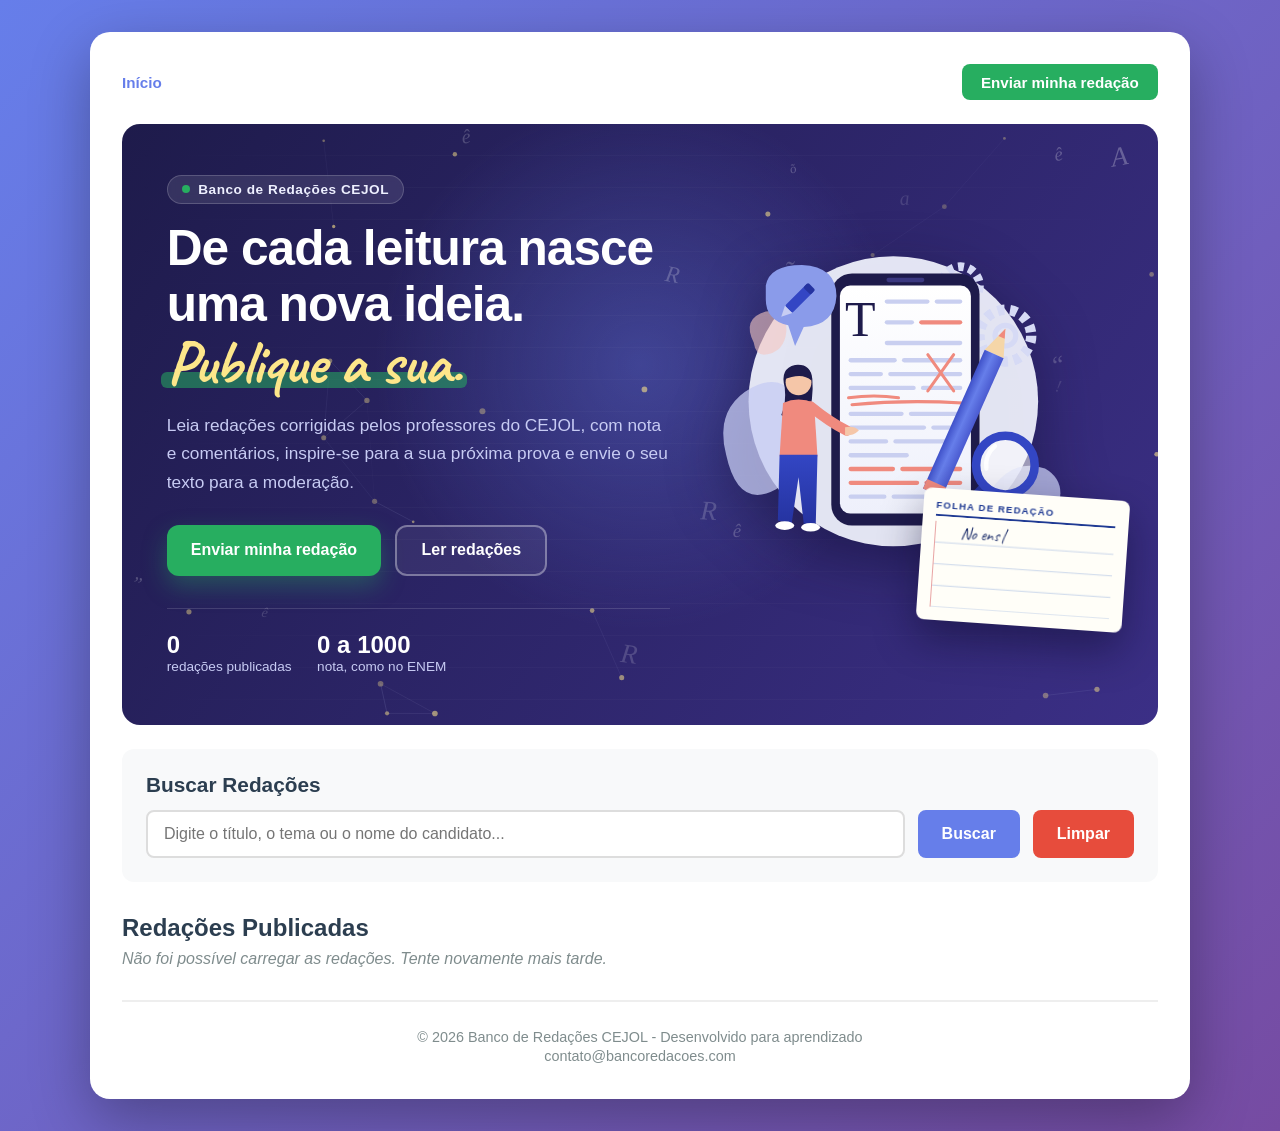
<file: index.html>
<!DOCTYPE html>
<html lang="pt-BR">
<head>
    <meta charset="UTF-8">
    <meta name="viewport" content="width=device-width, initial-scale=1.0">
    <title>Banco de Redações CEJOL</title>
    <link rel="stylesheet" href="style.css">
    <!-- Hero Section (Aula 21): a fonte manuscrita e o estilo, só nesta página -->
    <link rel="preconnect" href="https://fonts.googleapis.com">
    <link rel="preconnect" href="https://fonts.gstatic.com" crossorigin>
    <link rel="stylesheet" href="https://fonts.googleapis.com/css2?family=Caveat:wght@500;700&display=swap">
    <link rel="stylesheet" href="hero.css">
</head>
<body>
    <div class="container">

        <!-- ===== NAVEGAÇÃO ===== -->
        <nav class="topo-nav">
            <a href="index.html">Início</a>
            <a href="enviar.html" class="btn-enviar">Enviar minha redação</a>
        </nav>

        <!-- ===== HERO: a seção de destaque (estilo no hero.css, efeitos no hero.js) ===== -->
        <section class="hero" aria-labelledby="hero-titulo">
            <canvas class="hero-fundo" aria-hidden="true"></canvas>

            <div class="hero-conteudo">
                <p class="hero-selo hero-entrada">Banco de Redações CEJOL</p>
                <h1 id="hero-titulo" class="hero-titulo hero-entrada hero-atraso-1">
                    De cada leitura nasce uma nova ideia. <span class="hero-destaque">Publique a sua.</span>
                </h1>
                <p class="hero-texto hero-entrada hero-atraso-2">
                    Leia redações corrigidas pelos professores do CEJOL, com nota e comentários,
                    inspire-se para a sua próxima prova e envie o seu texto para a moderação.
                </p>
                <div class="hero-acoes hero-entrada hero-atraso-3">
                    <a href="enviar.html" class="hero-cta hero-cta-principal">Enviar minha redação</a>
                    <a href="#listagem" class="hero-cta hero-cta-secundario">Ler redações</a>
                </div>
                <ul class="hero-numeros hero-entrada hero-atraso-4">
                    <li><strong data-hero-total>2</strong> redações publicadas</li>
                    <li><strong>0 a 1000</strong> nota, como no ENEM</li>
                </ul>
            </div>

            <div class="hero-visual hero-entrada hero-atraso-2">
                <img class="hero-imagem" src="img/hero-escrita.svg" alt="Ilustração de livros, um caderno aberto e um lápis escrevendo" width="420" height="380">
                <div class="hero-folha" aria-hidden="true">
                    <p class="hero-folha-topo">FOLHA DE REDAÇÃO</p>
                    <p class="hero-folha-texto">No ensaio “O direito à literatura”, Antonio Candido defende o acesso à leitura como parte da formação humana.</p>
                    <p class="hero-carimbo"><span>Nota</span><strong>960</strong></p>
                </div>
            </div>
        </section>

        <!-- ===== ESTATÍSTICAS (preenchida pelo publico.js) ===== -->
        <section id="estatisticas">
            <span><strong id="total-publicadas">2</strong> redações publicadas</span>
        </section>

        <!-- ===== CONTEÚDO PRINCIPAL ===== -->
        <main>

            <!-- Busca -->
            <section id="busca">
                <h2>Buscar Redações</h2>
                <form id="form-busca">
                    <input type="text" id="termo-busca" placeholder="Digite o título, o tema ou o nome do candidato...">
                    <button type="submit">Buscar</button>
                    <button type="button" id="limpar-busca">Limpar</button>
                </form>
            </section>

            <!-- Listagem: cards de EXEMPLO (o publico.js troca pelos dados da API) -->
            <section id="listagem">
                <h2>Redações Publicadas</h2>
                <div id="lista-redacoes">
                    <article class="redacao">
                        <h3>Modelo dissertativo-argumentativo</h3>
                        <p>Título: Modelo dissertativo-argumentativo</p>
                        <p>Candidato: Anônimo</p>
                        <p>Nota: <span class="nota nota-alta">640</span></p>
                        <div class="botoes-redacao">
                            <a href="redacao.html?id=1" class="ler">Ler redação</a>
                        </div>
                    </article>

                    <article class="redacao">
                        <h3>Desafios para democratizar o acesso à leitura no Brasil</h3>
                        <p>Título: Desafios para democratizar o acesso à leitura no Brasil</p>
                        <p>Candidato: João Souza</p>
                        <p>Nota: <span class="nota nota-alta">960</span></p>
                        <div class="botoes-redacao">
                            <a href="redacao.html?id=2" class="ler">Ler redação</a>
                        </div>
                    </article>
                </div>
            </section>

        </main>

        <!-- ===== RODAPÉ ===== -->
        <footer>
            <p>© 2026 Banco de Redações CEJOL - Desenvolvido para aprendizado</p>
            <p>contato@bancoredacoes.com</p>
        </footer>

    </div>

    <script src="publico.js"></script>
    <script src="hero.js"></script>
</body>
</html>
</file>
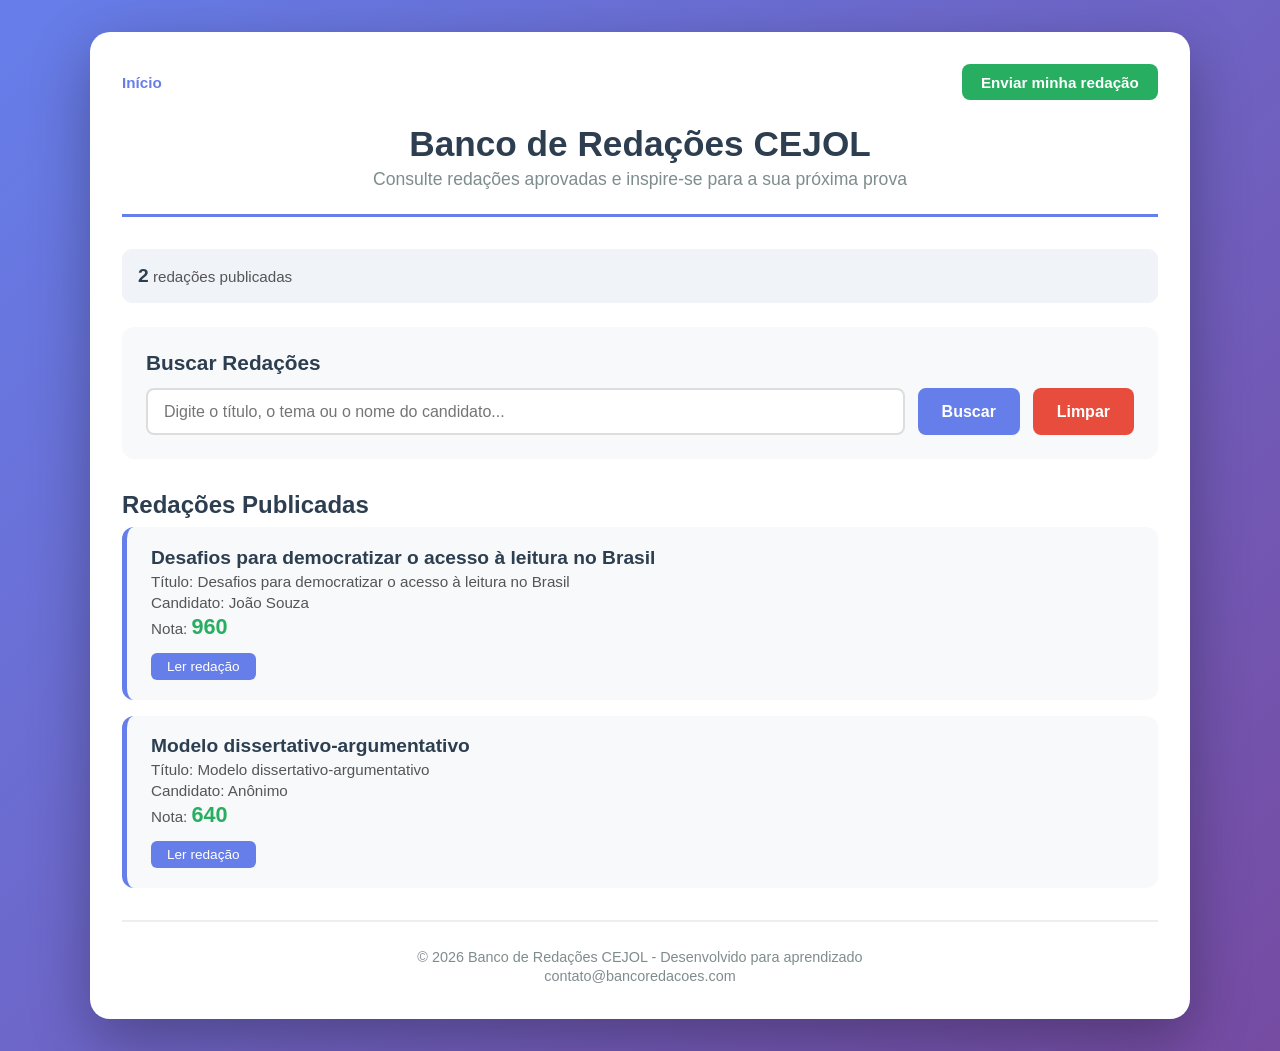
<file: versao-local/index.html>
<!DOCTYPE html>
<html lang="pt-BR">
<head>
    <meta charset="UTF-8">
    <meta name="viewport" content="width=device-width, initial-scale=1.0">
    <title>Banco de Redações CEJOL</title>
    <link rel="stylesheet" href="style.css">
</head>
<body>
    <div class="container">

        <!-- ===== NAVEGAÇÃO ===== -->
        <nav class="topo-nav">
            <a href="index.html">Início</a>
            <a href="enviar.html" class="btn-enviar">Enviar minha redação</a>
        </nav>

        <!-- ===== CABEÇALHO ===== -->
        <header>
            <h1>Banco de Redações CEJOL</h1>
            <p>Consulte redações aprovadas e inspire-se para a sua próxima prova</p>
        </header>

        <!-- ===== ESTATÍSTICAS (preenchida pelo publico.js) ===== -->
        <section id="estatisticas">
            <span><strong id="total-publicadas">2</strong> redações publicadas</span>
        </section>

        <!-- ===== CONTEÚDO PRINCIPAL ===== -->
        <main>

            <!-- Busca -->
            <section id="busca">
                <h2>Buscar Redações</h2>
                <form id="form-busca">
                    <input type="text" id="termo-busca" placeholder="Digite o título, o tema ou o nome do candidato...">
                    <button type="submit">Buscar</button>
                    <button type="button" id="limpar-busca">Limpar</button>
                </form>
            </section>

            <!-- Listagem: cards de EXEMPLO (o publico.js troca pelos dados da API) -->
            <section id="listagem">
                <h2>Redações Publicadas</h2>
                <div id="lista-redacoes">
                    <article class="redacao">
                        <h3>Modelo dissertativo-argumentativo</h3>
                        <p>Título: Modelo dissertativo-argumentativo</p>
                        <p>Candidato: Anônimo</p>
                        <p>Nota: <span class="nota nota-alta">640</span></p>
                        <div class="botoes-redacao">
                            <a href="redacao.html?id=1" class="ler">Ler redação</a>
                        </div>
                    </article>

                    <article class="redacao">
                        <h3>Desafios para democratizar o acesso à leitura no Brasil</h3>
                        <p>Título: Desafios para democratizar o acesso à leitura no Brasil</p>
                        <p>Candidato: João Souza</p>
                        <p>Nota: <span class="nota nota-alta">960</span></p>
                        <div class="botoes-redacao">
                            <a href="redacao.html?id=2" class="ler">Ler redação</a>
                        </div>
                    </article>
                </div>
            </section>

        </main>

        <!-- ===== RODAPÉ ===== -->
        <footer>
            <p>© 2026 Banco de Redações CEJOL - Desenvolvido para aprendizado</p>
            <p>contato@bancoredacoes.com</p>
        </footer>

    </div>

    <script src="dados.js"></script>
    <script src="publico.js"></script>
</body>
</html>
</file>
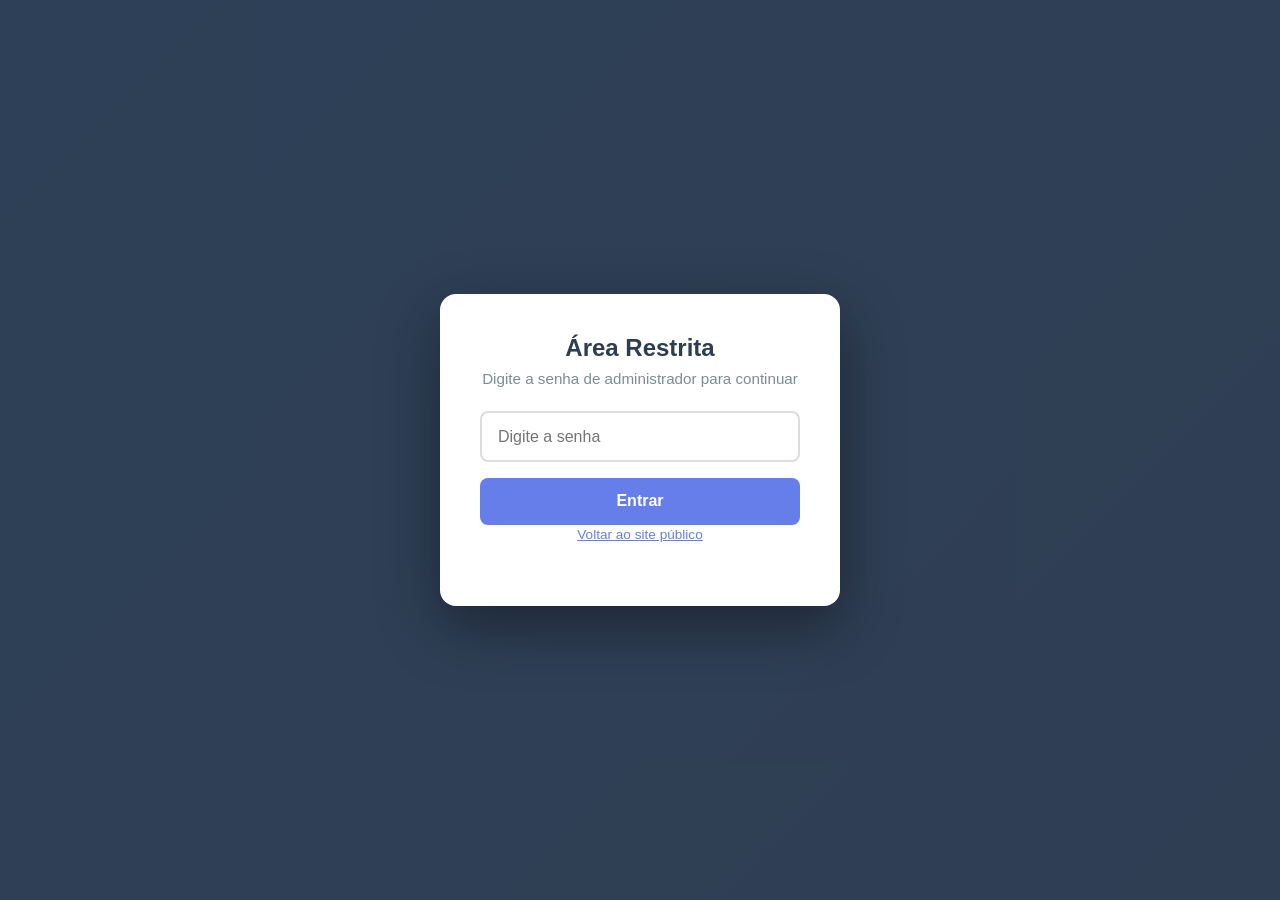
<file: admin.html>
<!DOCTYPE html>
<html lang="pt-BR">
<head>
    <meta charset="UTF-8">
    <meta name="viewport" content="width=device-width, initial-scale=1.0">
    <title>Painel do Administrador - Banco de Redações CEJOL</title>
    <link rel="stylesheet" href="style.css">
</head>
<body>

    <!-- ============================================ -->
    <!-- CAMADA 1: TELA DE LOGIN (aparece primeiro)   -->
    <!-- ============================================ -->
    <div id="login-overlay">
        <div class="login-box">
            <h2>Área Restrita</h2>
            <p>Digite a senha de administrador para continuar</p>
            <form id="form-login">
                <input type="password" id="senha-admin" placeholder="Digite a senha" autocomplete="current-password">
                <button type="submit">Entrar</button>
            </form>
            <p id="login-erro" class="login-erro oculto">Senha incorreta. Tente novamente.</p>
            <p><a href="index.html" class="link-voltar-publico">Voltar ao site público</a></p>
        </div>
    </div>

    <!-- ============================================ -->
    <!-- CAMADA 2: PAINEL (começa oculto)             -->
    <!-- ============================================ -->
    <div id="painel-admin" class="container oculto">

        <!-- ===== NAVEGAÇÃO ===== -->
        <nav class="topo-nav">
            <a href="index.html">Ir para o site público</a>
            <a href="#" id="btn-sair" class="link-sair">Sair</a>
        </nav>

        <!-- ===== CABEÇALHO ===== -->
        <header>
            <h1>Painel do Administrador</h1>
            <p>Modere, edite e comente as redações enviadas</p>
        </header>

        <!-- ===== ESTATÍSTICAS (preenchidas pelo admin.js) ===== -->
        <section id="estatisticas">
            <span>Total: <strong id="total-redacoes">3</strong></span>
            <span>Aprovadas: <strong id="total-aprovadas">1</strong></span>
            <span>Aguardando aprovação: <strong id="total-aguardando">1</strong></span>
            <span>Recusadas: <strong id="total-recusadas">1</strong></span>
        </section>

        <!-- ===== MENSAGENS (texto inserido pelo admin.js) ===== -->
        <div id="mensagem-sucesso" class="mensagem-sucesso mensagem-flutuante oculto"></div>
        <div id="mensagem-erro" class="mensagem-erro mensagem-flutuante oculto"></div>

        <!-- ===== MODERAÇÃO ===== -->
        <section id="moderacao">
            <h2>⏳ Aguardando Aprovação</h2>
            <p class="texto-ajuda">Revise as redações enviadas pelos candidatos e aprove ou recuse.</p>
            <!-- Card de EXEMPLO (o admin.js troca pelas redações "aguardando" da API) -->
            <div id="lista-moderacao">
                <article class="redacao">
                    <h3>Democratização do acesso à cultura</h3>
                    <p>Título: Cultura para quem?</p>
                    <p>Candidato: Ana Costa</p>
                    <p>Matrícula: 2023-089</p>
                    <p>Nota: ainda não avaliada</p>
                    <p>Status: <span class="status-aguardando">Aguardando aprovação</span></p>
                    <div class="botoes-redacao">
                        <a href="moderar.html?id=3" class="ler">Ler e moderar</a>
                        <button type="button" class="aprovar">Aprovar</button>
                        <button type="button" class="recusar">Recusar</button>
                    </div>
                </article>
            </div>
        </section>

        <!-- ===== TODAS AS REDAÇÕES ===== -->
        <section id="listagem">
            <h2>Todas as Redações</h2>
            <!-- Cards de EXEMPLO (o admin.js troca por todas as redações da API) -->
            <div id="lista-redacoes">
                <article class="redacao">
                    <h3>Modelo dissertativo-argumentativo</h3>
                    <p>Título: Modelo dissertativo-argumentativo</p>
                    <p>Candidato: Maria Silva</p>
                    <p>Matrícula: 2023-001</p>
                    <p>Nota: 640</p>
                    <p>Status: <span class="status-aprovada">Aprovada</span></p>
                    <div class="botoes-redacao">
                        <a href="moderar.html?id=1" class="ler">Ler</a>
                        <button type="button" class="editar">Editar</button>
                        <button type="button" class="comentar">Comentar</button>
                        <button type="button" class="excluir">Excluir</button>
                    </div>
                </article>

                <article class="redacao">
                    <h3>Democratização do acesso à cultura</h3>
                    <p>Título: Cultura para quem?</p>
                    <p>Candidato: Ana Costa</p>
                    <p>Matrícula: 2023-089</p>
                    <p>Nota: ainda não avaliada</p>
                    <p>Status: <span class="status-aguardando">Aguardando aprovação</span></p>
                    <div class="botoes-redacao">
                        <a href="moderar.html?id=3" class="ler">Ler</a>
                        <button type="button" class="editar">Editar</button>
                        <button type="button" class="comentar">Comentar</button>
                        <button type="button" class="excluir">Excluir</button>
                    </div>
                </article>

                <article class="redacao">
                    <h3>Mobilidade urbana nas grandes cidades</h3>
                    <p>Título: O trânsito que nos paralisa</p>
                    <p>Candidato: Pedro Lima</p>
                    <p>Matrícula: 2023-150</p>
                    <p>Nota: 480</p>
                    <p>Status: <span class="status-recusada">Recusada</span></p>
                    <div class="botoes-redacao">
                        <a href="moderar.html?id=4" class="ler">Ler</a>
                        <button type="button" class="editar">Editar</button>
                        <button type="button" class="comentar">Comentar</button>
                        <button type="button" class="excluir">Excluir</button>
                    </div>
                </article>
            </div>
        </section>

        <!-- ===== ADICIONAR ===== -->
        <section id="adicionar" class="caixa-formulario">
            <h2>Adicionar Redação Manualmente</h2>
            <form id="form-adicionar">
                <div class="campo">
                    <label for="tema">Tema da Redação *</label>
                    <input type="text" id="tema" placeholder="Digite o tema" required>
                </div>

                <div class="campo">
                    <label for="candidato">Candidato *</label>
                    <input type="text" id="candidato" placeholder="Digite o nome do candidato" required>
                </div>

                <div class="campo">
                    <label for="matricula">Matrícula</label>
                    <input type="text" id="matricula" placeholder="Ex: 2024-12345">
                </div>

                <div class="campo">
                    <label for="status">Status *</label>
                    <select id="status" required>
                        <option value="aguardando">Aguardando aprovação</option>
                        <option value="aprovada">Aprovada</option>
                        <option value="recusada">Recusada</option>
                    </select>
                </div>

                <div class="campo">
                    <label for="nota">Nota (0 a 1000)</label>
                    <input type="number" id="nota" min="0" max="1000" step="1" placeholder="Vazia até a correção">
                </div>

                <div class="campo">
                    <label for="titulo">Título da Redação (opcional)</label>
                    <input type="text" id="titulo" placeholder="Cole ou digite aqui o título da sua redação...">
                </div>

                <div class="campo">
                    <label for="texto">Texto da Redação *</label>
                    <textarea id="texto" placeholder="Digite o texto completo da redação..." required></textarea>
                </div>

                <button type="submit">Salvar Redação</button>
                <button type="reset">Limpar Campos</button>
            </form>
        </section>

        <!-- ===== EDITAR (aparece ao clicar em "Editar") ===== -->
        <section id="editar" class="caixa-formulario oculto">
            <h2>Editar Redação</h2>
            <form id="form-editar">
                <input type="hidden" id="editar-id">

                <div class="campo">
                    <label for="editar-tema">Tema</label>
                    <input type="text" id="editar-tema">
                </div>

                <div class="campo">
                    <label for="editar-candidato">Candidato</label>
                    <input type="text" id="editar-candidato">
                </div>

                <div class="campo">
                    <label for="editar-matricula">Matrícula</label>
                    <input type="text" id="editar-matricula">
                </div>

                <div class="campo">
                    <label for="editar-status">Status</label>
                    <select id="editar-status">
                        <option value="aguardando">Aguardando aprovação</option>
                        <option value="aprovada">Aprovada</option>
                        <option value="recusada">Recusada</option>
                    </select>
                </div>

                <div class="campo">
                    <label for="editar-nota">Nota (0 a 1000)</label>
                    <input type="number" id="editar-nota" min="0" max="1000" step="1" placeholder="Vazia até a correção">
                </div>

                <div class="campo">
                    <label for="editar-titulo">Título da Redação (opcional)</label>
                    <input type="text" id="editar-titulo">
                </div>

                <div class="campo">
                    <label for="editar-texto">Texto da Redação</label>
                    <textarea id="editar-texto"></textarea>
                </div>

                <div class="campo">
                    <label for="editar-comentario-autor">Professor revisor</label>
                    <input type="text" id="editar-comentario-autor" placeholder="Ex: Prof. Carlos (só se for comentar)">
                </div>

                <div class="campo">
                    <label for="editar-comentario-texto">Novo comentário (opcional)</label>
                    <textarea id="editar-comentario-texto" placeholder="Escreva seu comentário sobre a redação..."></textarea>
                </div>

                <button type="submit">Atualizar Redação</button>
                <button type="button" id="cancelar-edicao">Cancelar</button>
            </form>
        </section>

        <!-- ===== RODAPÉ DO PAINEL ===== -->
        <footer>
            <p>© 2026 Banco de Redações CEJOL - Painel Administrativo</p>
            <p>contato@bancoredacoes.com</p>
        </footer>

    </div>

    <!-- ============================================ -->
    <!-- CAMADA 3: MODAL DE COMENTÁRIO (fora do painel) -->
    <!-- ============================================ -->
    <div id="modal-comentario" class="oculto">
        <div class="login-box">
            <h2>Adicionar Comentário</h2>
            <p>Comentário para: <strong id="comentario-redacao-titulo">Cultura para quem?</strong></p>
            <form id="form-comentario">
                <input type="hidden" id="comentario-redacao-id">

                <div class="campo">
                    <label for="comentario-autor">Seu nome (professor revisor) *</label>
                    <input type="text" id="comentario-autor" placeholder="Ex: Prof. Carlos" required>
                </div>

                <div class="campo">
                    <label for="comentario-texto">Comentário *</label>
                    <textarea id="comentario-texto" placeholder="Escreva seu comentário sobre a redação..." required></textarea>
                </div>

                <button type="submit">Salvar Comentário</button>
                <button type="button" id="cancelar-comentario">Cancelar</button>
            </form>
        </div>
    </div>

    <script src="admin.js"></script>
</body>
</html>
</file>
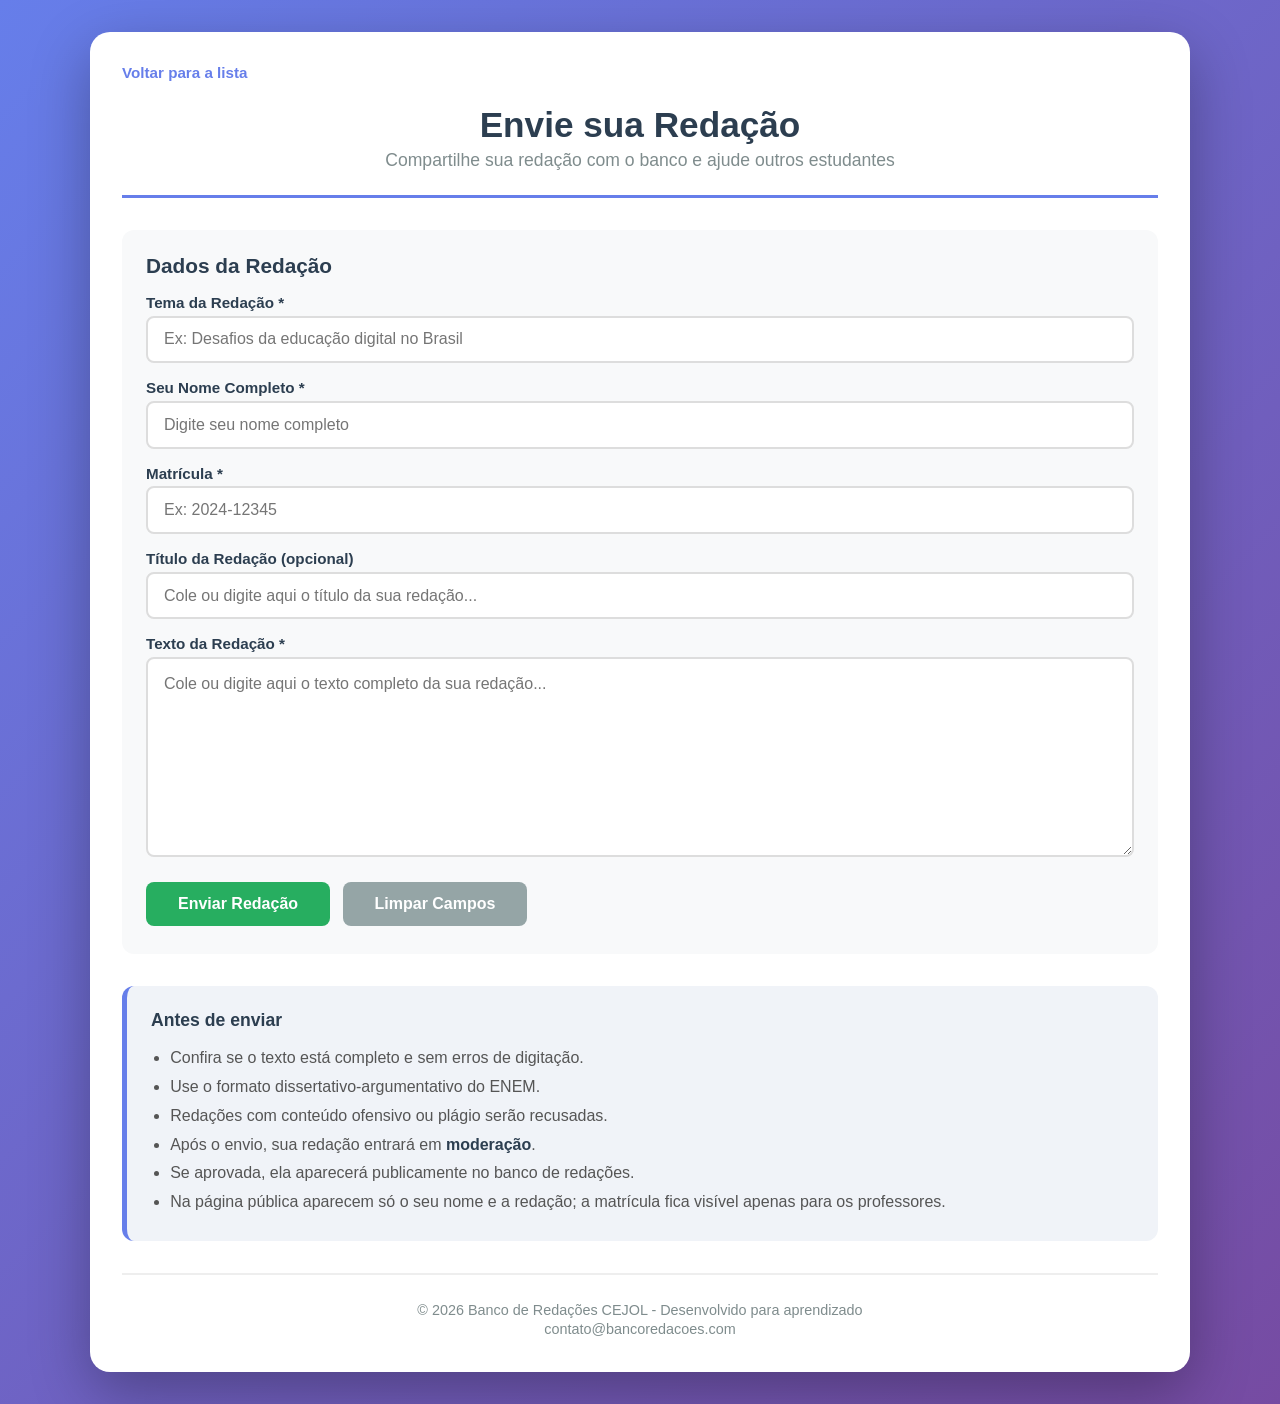
<file: enviar.html>
<!DOCTYPE html>
<html lang="pt-BR">
<head>
    <meta charset="UTF-8">
    <meta name="viewport" content="width=device-width, initial-scale=1.0">
    <title>Enviar Redação - Banco de Redações CEJOL</title>
    <link rel="stylesheet" href="style.css">
</head>
<body>
    <div class="container">

        <!-- ===== NAVEGAÇÃO ===== -->
        <nav class="topo-nav">
            <a href="index.html">Voltar para a lista</a>
        </nav>

        <!-- ===== CABEÇALHO ===== -->
        <header>
            <h1>Envie sua Redação</h1>
            <p>Compartilhe sua redação com o banco e ajude outros estudantes</p>
        </header>

        <!-- ===== MENSAGENS (o enviar.js remove a classe oculto da mensagem certa) ===== -->
        <div id="mensagem-sucesso" class="mensagem-sucesso oculto">
            Sua redação foi enviada com sucesso! Ela passará por avaliação e, se aprovada, será publicada no banco de redações.
        </div>
        <div id="mensagem-erro" class="mensagem-erro oculto">
            Não foi possível enviar sua redação. Verifique os campos e tente novamente.
        </div>

        <!-- ===== FORMULÁRIO ===== -->
        <section id="form-enviar" class="caixa-formulario">
            <h2>Dados da Redação</h2>
            <form id="formulario-envio">
                <div class="campo">
                    <label for="tema">Tema da Redação *</label>
                    <input type="text" id="tema" placeholder="Ex: Desafios da educação digital no Brasil" required>
                </div>

                <div class="campo">
                    <label for="candidato">Seu Nome Completo *</label>
                    <input type="text" id="candidato" placeholder="Digite seu nome completo" required>
                </div>

                <div class="campo">
                    <label for="matricula">Matrícula *</label>
                    <input type="text" id="matricula" placeholder="Ex: 2024-12345" required>
                </div>

                <div class="campo">
                    <label for="titulo">Título da Redação (opcional)</label>
                    <input type="text" id="titulo" placeholder="Cole ou digite aqui o título da sua redação...">
                </div>

                <div class="campo">
                    <label for="texto">Texto da Redação *</label>
                    <textarea id="texto" placeholder="Cole ou digite aqui o texto completo da sua redação..." required></textarea>
                </div>

                <button type="submit">Enviar Redação</button>
                <button type="reset">Limpar Campos</button>
            </form>
        </section>

        <!-- ===== ORIENTAÇÕES ===== -->
        <section id="orientacoes">
            <h3>Antes de enviar</h3>
            <ul>
                <li>Confira se o texto está completo e sem erros de digitação.</li>
                <li>Use o formato dissertativo-argumentativo do ENEM.</li>
                <li>Redações com conteúdo ofensivo ou plágio serão recusadas.</li>
                <li>Após o envio, sua redação entrará em <strong>moderação</strong>.</li>
                <li>Se aprovada, ela aparecerá publicamente no banco de redações.</li>
                <li>Na página pública aparecem só o seu nome e a redação; a matrícula fica visível apenas para os professores.</li>
            </ul>
        </section>

        <!-- ===== RODAPÉ ===== -->
        <footer>
            <p>© 2026 Banco de Redações CEJOL - Desenvolvido para aprendizado</p>
            <p>contato@bancoredacoes.com</p>
        </footer>

    </div>

    <script src="enviar.js"></script>
</body>
</html>
</file>
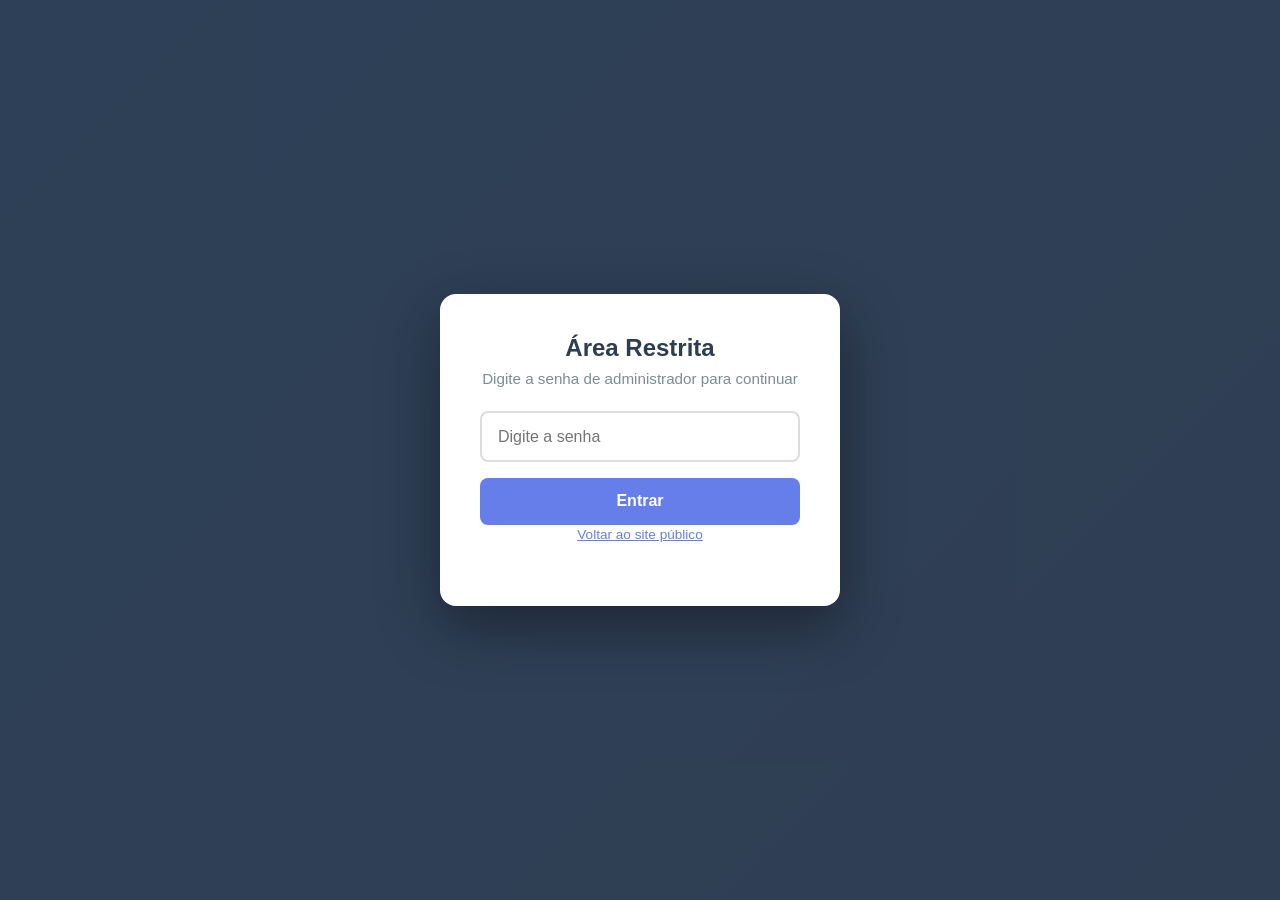
<file: moderar.html>
<!DOCTYPE html>
<html lang="pt-BR">
<head>
    <meta charset="UTF-8">
    <meta name="viewport" content="width=device-width, initial-scale=1.0">
    <title>Moderar Redação - Painel Admin</title>
    <!-- Fontes escritas à mão (Google Fonts), usadas na folha de redação -->
    <link rel="preconnect" href="https://fonts.googleapis.com">
    <link rel="preconnect" href="https://fonts.gstatic.com" crossorigin>
    <link rel="stylesheet" href="https://fonts.googleapis.com/css2?family=Caveat:wght@500&family=Dancing+Script:wght@700&display=swap">
    <link rel="stylesheet" href="style.css">
</head>
<body>
    <div class="container">

        <!-- ===== NAVEGAÇÃO ===== -->
        <nav class="topo-nav">
            <a href="admin.html">Voltar ao painel</a>
        </nav>

        <!-- ===== CABEÇALHO ===== -->
        <header>
            <h1>Moderar Redação</h1>
            <p>Leia o texto com atenção e escolha aprovar ou recusar</p>
        </header>

        <!-- ===== MENSAGENS (texto inserido pelo moderar.js) ===== -->
        <div id="mensagem-sucesso" class="mensagem-sucesso mensagem-flutuante oculto"></div>
        <div id="mensagem-erro" class="mensagem-erro mensagem-flutuante oculto"></div>

        <!-- ===== CONTEÚDO: redação de EXEMPLO (o moderar.js troca pela redação do ?id= da URL) ===== -->
        <main id="conteudo-moderacao">
            <section class="leitura-bloco">
                <h2>Cultura para quem?</h2>
                <p class="meta">Tema: Democratização do acesso à cultura</p>
                <p class="meta">Candidato: <strong>Ana Costa</strong> • Matrícula 2023-089</p>
                <p class="meta">Status atual: <span class="status-aguardando">Aguardando aprovação</span></p>
                <p class="meta">Nota: <strong>ainda não avaliada</strong></p>
                <div class="leitura-texto">
                    <p>O acesso à cultura no Brasil ainda é privilégio de poucos...</p>
                    <p>Logo, políticas públicas são essenciais.</p>
                </div>
            </section>

            <section class="caixa-formulario" id="avaliacao">
                <h2>Avaliação</h2>
                <div class="campo">
                    <label for="moderar-nota">Nota (0 a 1000)</label>
                    <input type="number" id="moderar-nota" min="0" max="1000" step="1" placeholder="Vazia até a correção">
                </div>
                <div class="campo">
                    <label for="moderar-autor">Professor revisor</label>
                    <input type="text" id="moderar-autor" placeholder="Ex: Prof. Carlos (só se for comentar)">
                </div>
                <div class="campo">
                    <label for="moderar-comentario">Comentário (opcional)</label>
                    <textarea id="moderar-comentario" placeholder="Escreva seu comentário sobre a redação..."></textarea>
                </div>
            </section>

            <div class="botoes-moderacao">
                <button type="button" class="aprovar" id="btn-aprovar">Aprovar e Publicar</button>
                <button type="button" class="recusar" id="btn-recusar">Recusar</button>
            </div>
        </main>

        <!-- ===== RODAPÉ DO PAINEL ===== -->
        <footer>
            <p>© 2026 Banco de Redações CEJOL - Painel Administrativo</p>
            <p>contato@bancoredacoes.com</p>
        </footer>

    </div>

    <script src="moderar.js"></script>
</body>
</html>
</file>
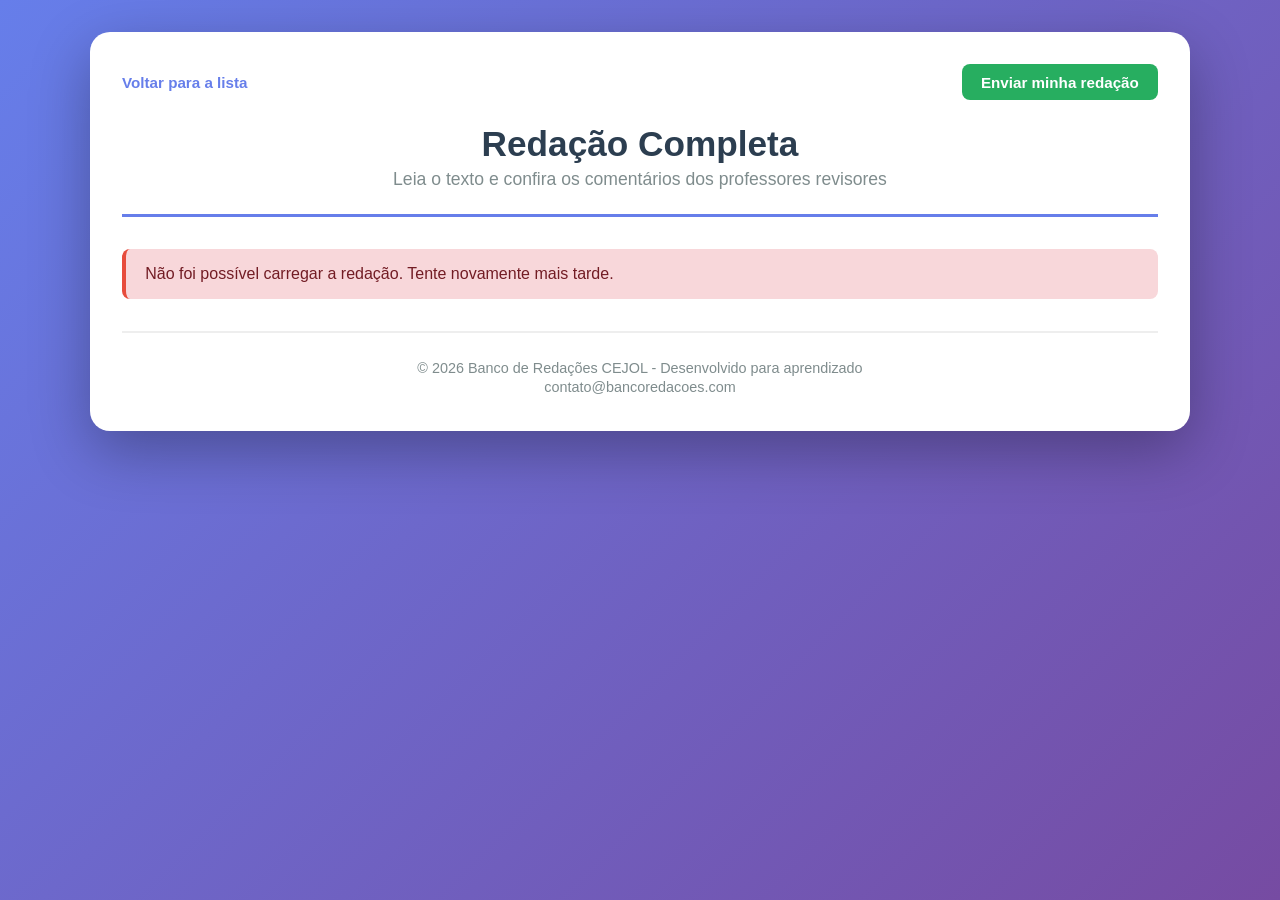
<file: redacao.html>
<!DOCTYPE html>
<html lang="pt-BR">
<head>
    <meta charset="UTF-8">
    <meta name="viewport" content="width=device-width, initial-scale=1.0">
    <title>Ler Redação - Banco de Redações CEJOL</title>
    <!-- Fontes escritas à mão (Google Fonts), usadas na folha de redação -->
    <link rel="preconnect" href="https://fonts.googleapis.com">
    <link rel="preconnect" href="https://fonts.gstatic.com" crossorigin>
    <link rel="stylesheet" href="https://fonts.googleapis.com/css2?family=Caveat:wght@500&family=Dancing+Script:wght@700&display=swap">
    <link rel="stylesheet" href="style.css">
</head>
<body>
    <div class="container">

        <!-- ===== NAVEGAÇÃO ===== -->
        <nav class="topo-nav">
            <a href="index.html" id="link-voltar">Voltar para a lista</a>
            <a href="enviar.html" class="btn-enviar">Enviar minha redação</a>
        </nav>

        <!-- ===== CABEÇALHO ===== -->
        <header>
            <h1>Redação Completa</h1>
            <p>Leia o texto e confira os comentários dos professores revisores</p>
        </header>

        <!-- ===== MENSAGEM DE ERRO (o publico.js remove a classe oculto se houver erro) ===== -->
        <div id="mensagem-erro" class="mensagem-erro oculto">
            Não foi possível carregar a redação. Verifique o link ou tente novamente.
        </div>

        <!-- ===== CONTEÚDO: redação de EXEMPLO (o publico.js troca pela redação do ?id= da URL) ===== -->
        <main id="conteudo-redacao">
            <section class="leitura-bloco">
                <h2>Modelo dissertativo-argumentativo</h2>
                <p class="meta">Tema: Modelo dissertativo-argumentativo</p>
                <p class="meta">Por <strong>Anônimo</strong></p>
                <p class="meta">Nota: <span class="nota nota-alta">640</span></p>
                <!-- Um p por parágrafo: o CSS faz o recuo no começo de cada um -->
                <div class="leitura-texto">
                    <p>No contexto da sociedade brasileira, a discussão acerca de [tema proposto] revela-se fundamental...</p>
                    <p>Em primeiro lugar, é necessário considerar que [argumento 1] exerce influência significativa...</p>
                    <p>Além disso, convém destacar que [argumento 2] constitui outro elemento relevante...</p>
                    <p>Portanto, diante dos aspectos apresentados, constata-se que [retomada da tese]...</p>
                </div>
            </section>

            <section class="comentarios-bloco">
                <h3>💬 Comentários dos professores</h3>
                <div class="comentario">
                    <span class="autor">Prof. Carlos</span>
                    <span class="data">2026-05-10</span>
                    <p class="texto">Boa argumentação, mas faltou repertório sociocultural.</p>
                </div>
            </section>
        </main>

        <!-- ===== RODAPÉ ===== -->
        <footer>
            <p>© 2026 Banco de Redações CEJOL - Desenvolvido para aprendizado</p>
            <p>contato@bancoredacoes.com</p>
        </footer>

    </div>

    <script src="publico.js"></script>
</body>
</html>
</file>
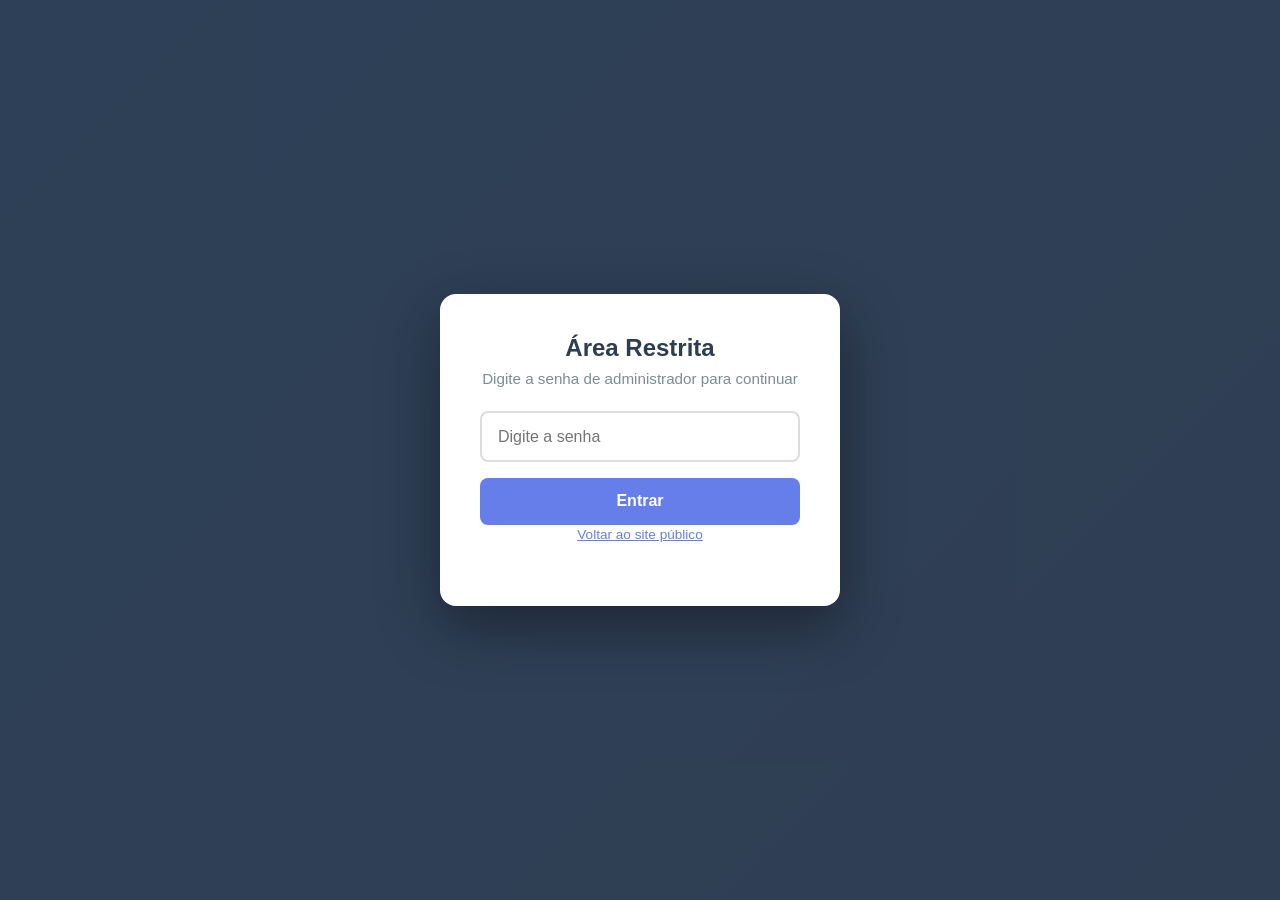
<file: versao-local/admin.html>
<!DOCTYPE html>
<html lang="pt-BR">
<head>
    <meta charset="UTF-8">
    <meta name="viewport" content="width=device-width, initial-scale=1.0">
    <title>Painel do Administrador - Banco de Redações CEJOL</title>
    <link rel="stylesheet" href="style.css">
</head>
<body>

    <!-- ============================================ -->
    <!-- CAMADA 1: TELA DE LOGIN (aparece primeiro)   -->
    <!-- ============================================ -->
    <div id="login-overlay">
        <div class="login-box">
            <h2>Área Restrita</h2>
            <p>Digite a senha de administrador para continuar</p>
            <form id="form-login">
                <input type="password" id="senha-admin" placeholder="Digite a senha" autocomplete="current-password">
                <button type="submit">Entrar</button>
            </form>
            <p id="login-erro" class="login-erro oculto">Senha incorreta. Tente novamente.</p>
            <p><a href="index.html" class="link-voltar-publico">Voltar ao site público</a></p>
        </div>
    </div>

    <!-- ============================================ -->
    <!-- CAMADA 2: PAINEL (começa oculto)             -->
    <!-- ============================================ -->
    <div id="painel-admin" class="container oculto">

        <!-- ===== NAVEGAÇÃO ===== -->
        <nav class="topo-nav">
            <a href="index.html">Ir para o site público</a>
            <a href="#" id="btn-sair" class="link-sair">Sair</a>
        </nav>

        <!-- ===== CABEÇALHO ===== -->
        <header>
            <h1>Painel do Administrador</h1>
            <p>Modere, edite e comente as redações enviadas</p>
        </header>

        <!-- ===== ESTATÍSTICAS (preenchidas pelo admin.js) ===== -->
        <section id="estatisticas">
            <span>Total: <strong id="total-redacoes">3</strong></span>
            <span>Aprovadas: <strong id="total-aprovadas">1</strong></span>
            <span>Aguardando aprovação: <strong id="total-aguardando">1</strong></span>
            <span>Recusadas: <strong id="total-recusadas">1</strong></span>
        </section>

        <!-- ===== MENSAGENS (texto inserido pelo admin.js) ===== -->
        <div id="mensagem-sucesso" class="mensagem-sucesso mensagem-flutuante oculto"></div>
        <div id="mensagem-erro" class="mensagem-erro mensagem-flutuante oculto"></div>

        <!-- ===== MODERAÇÃO ===== -->
        <section id="moderacao">
            <h2>⏳ Aguardando Aprovação</h2>
            <p class="texto-ajuda">Revise as redações enviadas pelos candidatos e aprove ou recuse.</p>
            <!-- Card de EXEMPLO (o admin.js troca pelas redações "aguardando" da API) -->
            <div id="lista-moderacao">
                <article class="redacao">
                    <h3>Democratização do acesso à cultura</h3>
                    <p>Título: Cultura para quem?</p>
                    <p>Candidato: Ana Costa</p>
                    <p>Matrícula: 2023-089</p>
                    <p>Nota: ainda não avaliada</p>
                    <p>Status: <span class="status-aguardando">Aguardando aprovação</span></p>
                    <div class="botoes-redacao">
                        <a href="moderar.html?id=3" class="ler">Ler e moderar</a>
                        <button type="button" class="aprovar">Aprovar</button>
                        <button type="button" class="recusar">Recusar</button>
                    </div>
                </article>
            </div>
        </section>

        <!-- ===== TODAS AS REDAÇÕES ===== -->
        <section id="listagem">
            <h2>Todas as Redações</h2>
            <!-- Cards de EXEMPLO (o admin.js troca por todas as redações da API) -->
            <div id="lista-redacoes">
                <article class="redacao">
                    <h3>Modelo dissertativo-argumentativo</h3>
                    <p>Título: Modelo dissertativo-argumentativo</p>
                    <p>Candidato: Maria Silva</p>
                    <p>Matrícula: 2023-001</p>
                    <p>Nota: 640</p>
                    <p>Status: <span class="status-aprovada">Aprovada</span></p>
                    <div class="botoes-redacao">
                        <a href="moderar.html?id=1" class="ler">Ler</a>
                        <button type="button" class="editar">Editar</button>
                        <button type="button" class="comentar">Comentar</button>
                        <button type="button" class="excluir">Excluir</button>
                    </div>
                </article>

                <article class="redacao">
                    <h3>Democratização do acesso à cultura</h3>
                    <p>Título: Cultura para quem?</p>
                    <p>Candidato: Ana Costa</p>
                    <p>Matrícula: 2023-089</p>
                    <p>Nota: ainda não avaliada</p>
                    <p>Status: <span class="status-aguardando">Aguardando aprovação</span></p>
                    <div class="botoes-redacao">
                        <a href="moderar.html?id=3" class="ler">Ler</a>
                        <button type="button" class="editar">Editar</button>
                        <button type="button" class="comentar">Comentar</button>
                        <button type="button" class="excluir">Excluir</button>
                    </div>
                </article>

                <article class="redacao">
                    <h3>Mobilidade urbana nas grandes cidades</h3>
                    <p>Título: O trânsito que nos paralisa</p>
                    <p>Candidato: Pedro Lima</p>
                    <p>Matrícula: 2023-150</p>
                    <p>Nota: 480</p>
                    <p>Status: <span class="status-recusada">Recusada</span></p>
                    <div class="botoes-redacao">
                        <a href="moderar.html?id=4" class="ler">Ler</a>
                        <button type="button" class="editar">Editar</button>
                        <button type="button" class="comentar">Comentar</button>
                        <button type="button" class="excluir">Excluir</button>
                    </div>
                </article>
            </div>
        </section>

        <!-- ===== ADICIONAR ===== -->
        <section id="adicionar" class="caixa-formulario">
            <h2>Adicionar Redação Manualmente</h2>
            <form id="form-adicionar">
                <div class="campo">
                    <label for="tema">Tema da Redação *</label>
                    <input type="text" id="tema" placeholder="Digite o tema" required>
                </div>

                <div class="campo">
                    <label for="candidato">Candidato *</label>
                    <input type="text" id="candidato" placeholder="Digite o nome do candidato" required>
                </div>

                <div class="campo">
                    <label for="matricula">Matrícula</label>
                    <input type="text" id="matricula" placeholder="Ex: 2024-12345">
                </div>

                <div class="campo">
                    <label for="status">Status *</label>
                    <select id="status" required>
                        <option value="aguardando">Aguardando aprovação</option>
                        <option value="aprovada">Aprovada</option>
                        <option value="recusada">Recusada</option>
                    </select>
                </div>

                <div class="campo">
                    <label for="nota">Nota (0 a 1000)</label>
                    <input type="number" id="nota" min="0" max="1000" step="1" placeholder="Vazia até a correção">
                </div>

                <div class="campo">
                    <label for="titulo">Título da Redação (opcional)</label>
                    <input type="text" id="titulo" placeholder="Cole ou digite aqui o título da sua redação...">
                </div>

                <div class="campo">
                    <label for="texto">Texto da Redação *</label>
                    <textarea id="texto" placeholder="Digite o texto completo da redação..." required></textarea>
                </div>

                <button type="submit">Salvar Redação</button>
                <button type="reset">Limpar Campos</button>
            </form>
        </section>

        <!-- ===== EDITAR (aparece ao clicar em "Editar") ===== -->
        <section id="editar" class="caixa-formulario oculto">
            <h2>Editar Redação</h2>
            <form id="form-editar">
                <input type="hidden" id="editar-id">

                <div class="campo">
                    <label for="editar-tema">Tema</label>
                    <input type="text" id="editar-tema">
                </div>

                <div class="campo">
                    <label for="editar-candidato">Candidato</label>
                    <input type="text" id="editar-candidato">
                </div>

                <div class="campo">
                    <label for="editar-matricula">Matrícula</label>
                    <input type="text" id="editar-matricula">
                </div>

                <div class="campo">
                    <label for="editar-status">Status</label>
                    <select id="editar-status">
                        <option value="aguardando">Aguardando aprovação</option>
                        <option value="aprovada">Aprovada</option>
                        <option value="recusada">Recusada</option>
                    </select>
                </div>

                <div class="campo">
                    <label for="editar-nota">Nota (0 a 1000)</label>
                    <input type="number" id="editar-nota" min="0" max="1000" step="1" placeholder="Vazia até a correção">
                </div>

                <div class="campo">
                    <label for="editar-titulo">Título da Redação (opcional)</label>
                    <input type="text" id="editar-titulo">
                </div>

                <div class="campo">
                    <label for="editar-texto">Texto da Redação</label>
                    <textarea id="editar-texto"></textarea>
                </div>

                <div class="campo">
                    <label for="editar-comentario-autor">Professor revisor</label>
                    <input type="text" id="editar-comentario-autor" placeholder="Ex: Prof. Carlos (só se for comentar)">
                </div>

                <div class="campo">
                    <label for="editar-comentario-texto">Novo comentário (opcional)</label>
                    <textarea id="editar-comentario-texto" placeholder="Escreva seu comentário sobre a redação..."></textarea>
                </div>

                <button type="submit">Atualizar Redação</button>
                <button type="button" id="cancelar-edicao">Cancelar</button>
            </form>
        </section>

        <!-- ===== RODAPÉ DO PAINEL ===== -->
        <footer>
            <p>© 2026 Banco de Redações CEJOL - Painel Administrativo</p>
            <p>contato@bancoredacoes.com</p>
        </footer>

    </div>

    <!-- ============================================ -->
    <!-- CAMADA 3: MODAL DE COMENTÁRIO (fora do painel) -->
    <!-- ============================================ -->
    <div id="modal-comentario" class="oculto">
        <div class="login-box">
            <h2>Adicionar Comentário</h2>
            <p>Comentário para: <strong id="comentario-redacao-titulo">Cultura para quem?</strong></p>
            <form id="form-comentario">
                <input type="hidden" id="comentario-redacao-id">

                <div class="campo">
                    <label for="comentario-autor">Seu nome (professor revisor) *</label>
                    <input type="text" id="comentario-autor" placeholder="Ex: Prof. Carlos" required>
                </div>

                <div class="campo">
                    <label for="comentario-texto">Comentário *</label>
                    <textarea id="comentario-texto" placeholder="Escreva seu comentário sobre a redação..." required></textarea>
                </div>

                <button type="submit">Salvar Comentário</button>
                <button type="button" id="cancelar-comentario">Cancelar</button>
            </form>
        </div>
    </div>

    <script src="dados.js"></script>
    <script src="admin.js"></script>
</body>
</html>
</file>
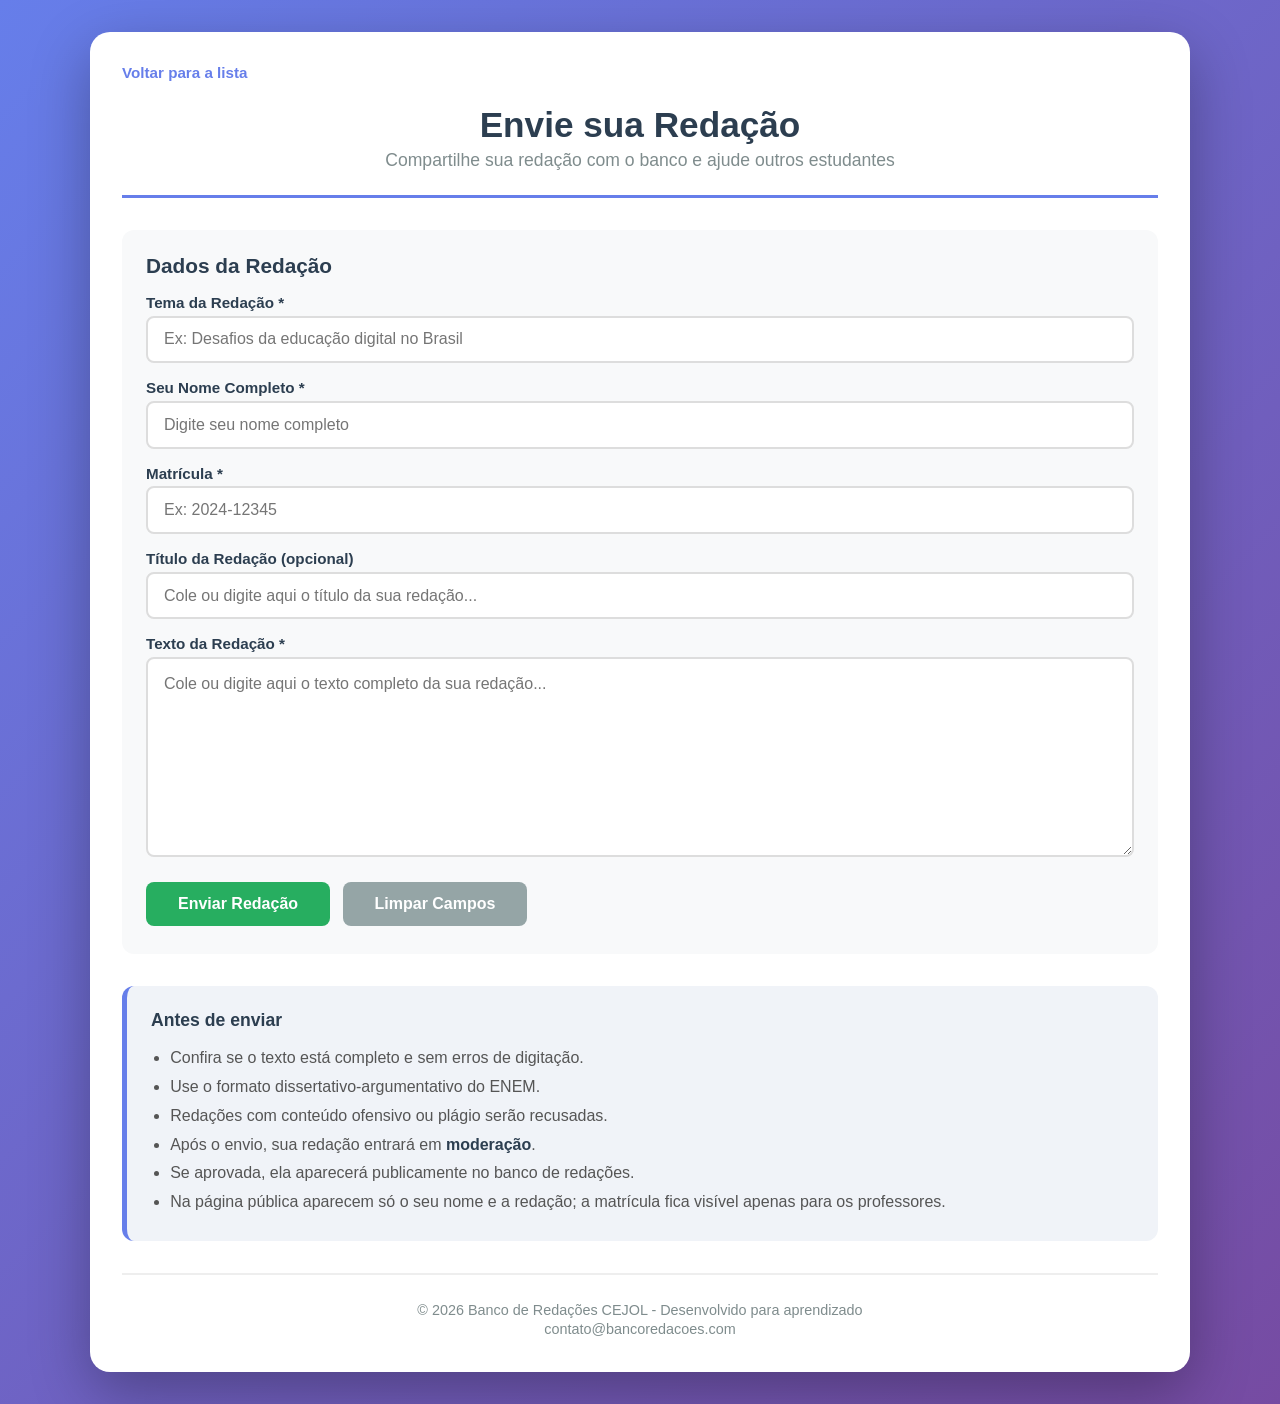
<file: versao-local/enviar.html>
<!DOCTYPE html>
<html lang="pt-BR">
<head>
    <meta charset="UTF-8">
    <meta name="viewport" content="width=device-width, initial-scale=1.0">
    <title>Enviar Redação - Banco de Redações CEJOL</title>
    <link rel="stylesheet" href="style.css">
</head>
<body>
    <div class="container">

        <!-- ===== NAVEGAÇÃO ===== -->
        <nav class="topo-nav">
            <a href="index.html">Voltar para a lista</a>
        </nav>

        <!-- ===== CABEÇALHO ===== -->
        <header>
            <h1>Envie sua Redação</h1>
            <p>Compartilhe sua redação com o banco e ajude outros estudantes</p>
        </header>

        <!-- ===== MENSAGENS (o enviar.js remove a classe oculto da mensagem certa) ===== -->
        <div id="mensagem-sucesso" class="mensagem-sucesso oculto">
            Sua redação foi enviada com sucesso! Ela passará por avaliação e, se aprovada, será publicada no banco de redações.
        </div>
        <div id="mensagem-erro" class="mensagem-erro oculto">
            Não foi possível enviar sua redação. Verifique os campos e tente novamente.
        </div>

        <!-- ===== FORMULÁRIO ===== -->
        <section id="form-enviar" class="caixa-formulario">
            <h2>Dados da Redação</h2>
            <form id="formulario-envio">
                <div class="campo">
                    <label for="tema">Tema da Redação *</label>
                    <input type="text" id="tema" placeholder="Ex: Desafios da educação digital no Brasil" required>
                </div>

                <div class="campo">
                    <label for="candidato">Seu Nome Completo *</label>
                    <input type="text" id="candidato" placeholder="Digite seu nome completo" required>
                </div>

                <div class="campo">
                    <label for="matricula">Matrícula *</label>
                    <input type="text" id="matricula" placeholder="Ex: 2024-12345" required>
                </div>

                <div class="campo">
                    <label for="titulo">Título da Redação (opcional)</label>
                    <input type="text" id="titulo" placeholder="Cole ou digite aqui o título da sua redação...">
                </div>

                <div class="campo">
                    <label for="texto">Texto da Redação *</label>
                    <textarea id="texto" placeholder="Cole ou digite aqui o texto completo da sua redação..." required></textarea>
                </div>

                <button type="submit">Enviar Redação</button>
                <button type="reset">Limpar Campos</button>
            </form>
        </section>

        <!-- ===== ORIENTAÇÕES ===== -->
        <section id="orientacoes">
            <h3>Antes de enviar</h3>
            <ul>
                <li>Confira se o texto está completo e sem erros de digitação.</li>
                <li>Use o formato dissertativo-argumentativo do ENEM.</li>
                <li>Redações com conteúdo ofensivo ou plágio serão recusadas.</li>
                <li>Após o envio, sua redação entrará em <strong>moderação</strong>.</li>
                <li>Se aprovada, ela aparecerá publicamente no banco de redações.</li>
                <li>Na página pública aparecem só o seu nome e a redação; a matrícula fica visível apenas para os professores.</li>
            </ul>
        </section>

        <!-- ===== RODAPÉ ===== -->
        <footer>
            <p>© 2026 Banco de Redações CEJOL - Desenvolvido para aprendizado</p>
            <p>contato@bancoredacoes.com</p>
        </footer>

    </div>

</body>
</html>
</file>
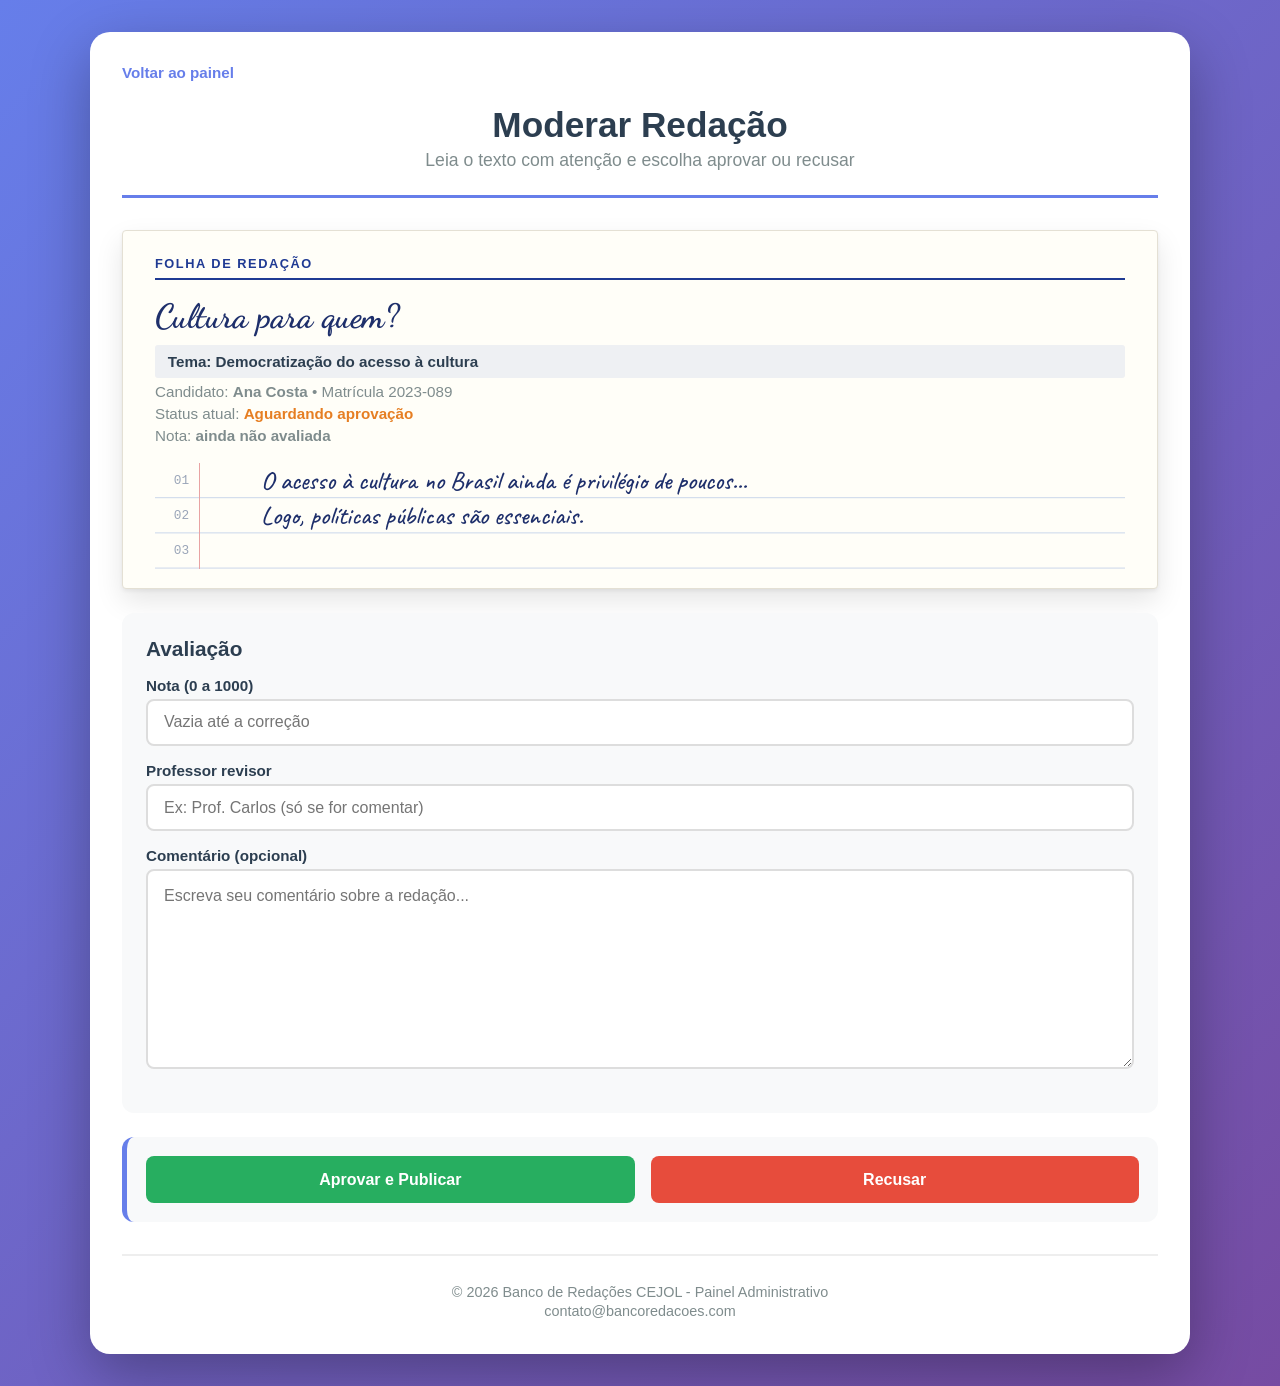
<file: versao-local/moderar.html>
<!DOCTYPE html>
<html lang="pt-BR">
<head>
    <meta charset="UTF-8">
    <meta name="viewport" content="width=device-width, initial-scale=1.0">
    <title>Moderar Redação - Painel Admin</title>
    <!-- Fontes escritas à mão (Google Fonts), usadas na folha de redação -->
    <link rel="preconnect" href="https://fonts.googleapis.com">
    <link rel="preconnect" href="https://fonts.gstatic.com" crossorigin>
    <link rel="stylesheet" href="https://fonts.googleapis.com/css2?family=Caveat:wght@500&family=Dancing+Script:wght@700&display=swap">
    <link rel="stylesheet" href="style.css">
</head>
<body>
    <div class="container">

        <!-- ===== NAVEGAÇÃO ===== -->
        <nav class="topo-nav">
            <a href="admin.html">Voltar ao painel</a>
        </nav>

        <!-- ===== CABEÇALHO ===== -->
        <header>
            <h1>Moderar Redação</h1>
            <p>Leia o texto com atenção e escolha aprovar ou recusar</p>
        </header>

        <!-- ===== MENSAGENS (texto inserido pelo moderar.js) ===== -->
        <div id="mensagem-sucesso" class="mensagem-sucesso oculto"></div>
        <div id="mensagem-erro" class="mensagem-erro oculto"></div>

        <!-- ===== CONTEÚDO: redação de EXEMPLO (o moderar.js troca pela redação do ?id= da URL) ===== -->
        <main id="conteudo-moderacao">
            <section class="leitura-bloco">
                <h2>Cultura para quem?</h2>
                <p class="meta">Tema: Democratização do acesso à cultura</p>
                <p class="meta">Candidato: <strong>Ana Costa</strong> • Matrícula 2023-089</p>
                <p class="meta">Status atual: <span class="status-aguardando">Aguardando aprovação</span></p>
                <p class="meta">Nota: <strong>ainda não avaliada</strong></p>
                <div class="leitura-texto">
                    <p>O acesso à cultura no Brasil ainda é privilégio de poucos...</p>
                    <p>Logo, políticas públicas são essenciais.</p>
                </div>
            </section>

            <section class="caixa-formulario" id="avaliacao">
                <h2>Avaliação</h2>
                <div class="campo">
                    <label for="moderar-nota">Nota (0 a 1000)</label>
                    <input type="number" id="moderar-nota" min="0" max="1000" step="1" placeholder="Vazia até a correção">
                </div>
                <div class="campo">
                    <label for="moderar-autor">Professor revisor</label>
                    <input type="text" id="moderar-autor" placeholder="Ex: Prof. Carlos (só se for comentar)">
                </div>
                <div class="campo">
                    <label for="moderar-comentario">Comentário (opcional)</label>
                    <textarea id="moderar-comentario" placeholder="Escreva seu comentário sobre a redação..."></textarea>
                </div>
            </section>

            <div class="botoes-moderacao">
                <button type="button" class="aprovar" id="btn-aprovar">Aprovar e Publicar</button>
                <button type="button" class="recusar" id="btn-recusar">Recusar</button>
            </div>
        </main>

        <!-- ===== RODAPÉ DO PAINEL ===== -->
        <footer>
            <p>© 2026 Banco de Redações CEJOL - Painel Administrativo</p>
            <p>contato@bancoredacoes.com</p>
        </footer>

    </div>

</body>
</html>
</file>
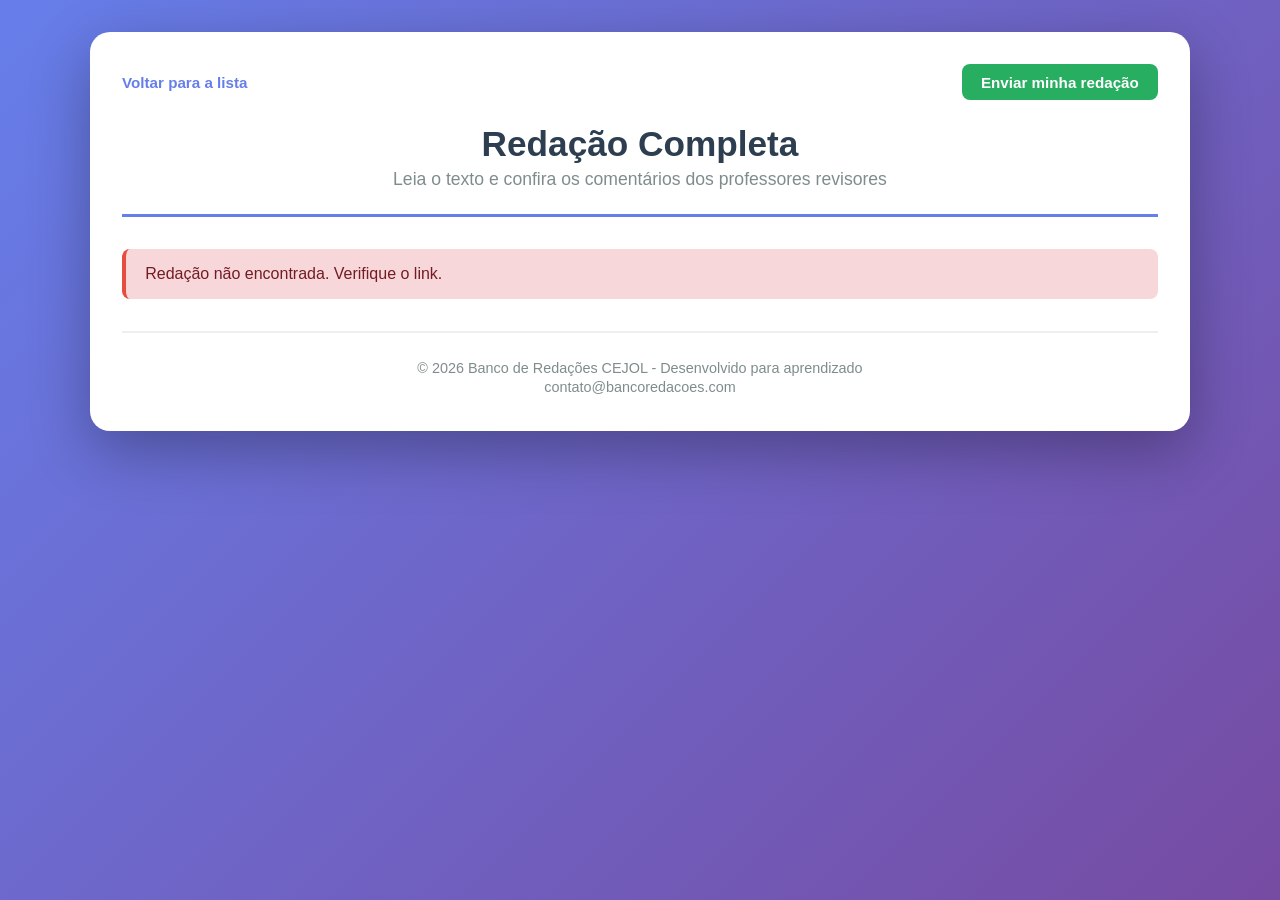
<file: versao-local/redacao.html>
<!DOCTYPE html>
<html lang="pt-BR">
<head>
    <meta charset="UTF-8">
    <meta name="viewport" content="width=device-width, initial-scale=1.0">
    <title>Ler Redação - Banco de Redações CEJOL</title>
    <!-- Fontes escritas à mão (Google Fonts), usadas na folha de redação -->
    <link rel="preconnect" href="https://fonts.googleapis.com">
    <link rel="preconnect" href="https://fonts.gstatic.com" crossorigin>
    <link rel="stylesheet" href="https://fonts.googleapis.com/css2?family=Caveat:wght@500&family=Dancing+Script:wght@700&display=swap">
    <link rel="stylesheet" href="style.css">
</head>
<body>
    <div class="container">

        <!-- ===== NAVEGAÇÃO ===== -->
        <nav class="topo-nav">
            <a href="index.html" id="link-voltar">Voltar para a lista</a>
            <a href="enviar.html" class="btn-enviar">Enviar minha redação</a>
        </nav>

        <!-- ===== CABEÇALHO ===== -->
        <header>
            <h1>Redação Completa</h1>
            <p>Leia o texto e confira os comentários dos professores revisores</p>
        </header>

        <!-- ===== MENSAGEM DE ERRO (o publico.js remove a classe oculto se houver erro) ===== -->
        <div id="mensagem-erro" class="mensagem-erro oculto">
            Não foi possível carregar a redação. Verifique o link ou tente novamente.
        </div>

        <!-- ===== CONTEÚDO: redação de EXEMPLO (o publico.js troca pela redação do ?id= da URL) ===== -->
        <main id="conteudo-redacao">
            <section class="leitura-bloco">
                <h2>Modelo dissertativo-argumentativo</h2>
                <p class="meta">Tema: Modelo dissertativo-argumentativo</p>
                <p class="meta">Por <strong>Anônimo</strong></p>
                <p class="meta">Nota: <span class="nota nota-alta">640</span></p>
                <!-- Um p por parágrafo: o CSS faz o recuo no começo de cada um -->
                <div class="leitura-texto">
                    <p>No contexto da sociedade brasileira, a discussão acerca de [tema proposto] revela-se fundamental...</p>
                    <p>Em primeiro lugar, é necessário considerar que [argumento 1] exerce influência significativa...</p>
                    <p>Além disso, convém destacar que [argumento 2] constitui outro elemento relevante...</p>
                    <p>Portanto, diante dos aspectos apresentados, constata-se que [retomada da tese]...</p>
                </div>
            </section>

            <section class="comentarios-bloco">
                <h3>💬 Comentários dos professores</h3>
                <div class="comentario">
                    <span class="autor">Prof. Carlos</span>
                    <span class="data">2026-05-10</span>
                    <p class="texto">Boa argumentação, mas faltou repertório sociocultural.</p>
                </div>
            </section>
        </main>

        <!-- ===== RODAPÉ ===== -->
        <footer>
            <p>© 2026 Banco de Redações CEJOL - Desenvolvido para aprendizado</p>
            <p>contato@bancoredacoes.com</p>
        </footer>

    </div>

    <script src="dados.js"></script>
    <script src="publico.js"></script>
</body>
</html>
</file>
<file: style.css>
/* ==========================================================
   Banco de Redações CEJOL — style.css
   Um único arquivo de estilo para as 5 páginas.
   Cada parte foi acrescentada em uma aula (6 a 11), sempre no fim.
   ========================================================== */

/* ############ Aula 6 ############ */

/* ===== Reset: remove margens e espaçamentos padrão do navegador ===== */
* {
    margin: 0;
    padding: 0;
    box-sizing: border-box;
}

/* ===== Classes utilitárias ===== */
/* Esconde qualquer elemento (usada pelo JavaScript nas próximas aulas) */
.oculto {
    display: none !important;
}

/* Avisos como "Nenhuma redação encontrada" */
.texto-vazio {
    color: #7f8c8d;
    font-style: italic;
}

/* ===== Página e container ===== */
body {
    font-family: 'Segoe UI', Tahoma, Geneva, Verdana, sans-serif;
    background: linear-gradient(135deg, #667eea 0%, #764ba2 100%);
    min-height: 100vh;
    padding: 2rem 1rem;
    display: flex;
    justify-content: center;
    align-items: flex-start;
}

.container {
    max-width: 1100px;
    width: 100%;
    background: #ffffff;
    border-radius: 20px;
    padding: 2rem;
    box-shadow: 0 20px 60px rgba(0, 0, 0, 0.3);
}

/* ===== Cabeçalho ===== */
header {
    text-align: center;
    margin-bottom: 2rem;
    padding-bottom: 1.5rem;
    border-bottom: 3px solid #667eea;
}

header h1 {
    color: #2c3e50;
    font-size: 2.2rem;
    font-weight: 700;
}

header p {
    color: #7f8c8d;
    font-size: 1.1rem;
    margin-top: 0.3rem;
}

/* ===== Barra de navegação ===== */
.topo-nav {
    display: flex;
    justify-content: space-between;
    align-items: center;
    margin-bottom: 1.5rem;
    flex-wrap: wrap;
    gap: 0.8rem;
}

.topo-nav a {
    color: #667eea;
    text-decoration: none;
    font-weight: 600;
    font-size: 0.95rem;
    transition: color 0.2s;
}

.topo-nav a:hover {
    color: #5a67d8;
}

.topo-nav .btn-enviar {
    background: #27ae60;
    color: #fff;
    padding: 0.6rem 1.2rem;
    border-radius: 8px;
    transition: background 0.3s, transform 0.2s;
}

.topo-nav .btn-enviar:hover {
    background: #219150;
    color: #fff;
    transform: scale(1.02);
}

/* ===== Estatísticas ===== */
#estatisticas {
    display: flex;
    gap: 1.5rem;
    flex-wrap: wrap;
    margin: 1rem 0 1.5rem 0;
    padding: 1rem;
    background: #f0f3f8;
    border-radius: 10px;
}

#estatisticas span {
    font-size: 0.95rem;
    color: #555;
}

#estatisticas strong {
    color: #2c3e50;
    font-size: 1.2rem;
}

/* ===== Busca ===== */
#busca {
    margin-bottom: 2rem;
    padding: 1.5rem;
    background: #f8f9fa;
    border-radius: 12px;
}

#busca h2 {
    color: #2c3e50;
    font-size: 1.3rem;
    margin-bottom: 0.8rem;
}

#form-busca {
    display: flex;
    gap: 0.8rem;
    flex-wrap: wrap;
}

#form-busca input {
    flex: 1;
    min-width: 200px;
    padding: 0.8rem 1rem;
    border: 2px solid #ddd;
    border-radius: 8px;
    font-size: 1rem;
    outline: none;
    transition: border-color 0.3s;
}

#form-busca input:focus {
    border-color: #667eea;
}

#form-busca button {
    padding: 0.8rem 1.5rem;
    border: none;
    border-radius: 8px;
    font-size: 1rem;
    font-weight: 600;
    color: #fff;
    cursor: pointer;
    transition: transform 0.2s, background 0.3s;
}

#form-busca button[type="submit"] {
    background: #667eea;
}

#form-busca button[type="submit"]:hover {
    background: #5a67d8;
    transform: scale(1.02);
}

#form-busca #limpar-busca {
    background: #e74c3c;
}

#form-busca #limpar-busca:hover {
    background: #c0392b;
    transform: scale(1.02);
}

/* ===== Listagem e cards ===== */
#listagem {
    margin-bottom: 2rem;
}

#listagem h2 {
    color: #2c3e50;
    font-size: 1.5rem;
    margin-bottom: 0.5rem;
}

#lista-redacoes {
    display: flex;
    flex-direction: column;
    gap: 1rem;
}

.redacao {
    background: #f8f9fa;
    border-radius: 12px;
    padding: 1.2rem 1.5rem;
    border-left: 5px solid #667eea;
    transition: transform 0.2s, box-shadow 0.3s;
}

.redacao:hover {
    transform: translateX(5px);
    box-shadow: 0 4px 15px rgba(0, 0, 0, 0.1);
}

.redacao h3 {
    color: #2c3e50;
    font-size: 1.2rem;
    margin-bottom: 0.3rem;
}

.redacao p {
    color: #555;
    margin: 0.2rem 0;
    font-size: 0.95rem;
}

/* Nota em destaque: verde a partir de 600, vermelha abaixo; cinza enquanto não há nota */
.nota {
    font-size: 1.35rem;
    font-weight: 700;
}

.nota-alta {
    color: #27ae60;
}

.nota-baixa {
    color: #e74c3c;
}

.nota-pendente {
    font-size: 1rem;
    font-weight: 600;
    color: #7f8c8d;
}

/* Botões dentro do card */
.botoes-redacao {
    display: flex;
    gap: 0.8rem;
    margin-top: 0.8rem;
    flex-wrap: wrap;
}

.botoes-redacao button,
.botoes-redacao a {
    padding: 0.4rem 1rem;
    border: none;
    border-radius: 6px;
    font-size: 0.85rem;
    color: #fff;
    cursor: pointer;
    text-decoration: none;
    transition: transform 0.2s;
}

.botoes-redacao .ler {
    background: #667eea;
}

/* ===== Rodapé ===== */
footer {
    text-align: center;
    margin-top: 2rem;
    padding-top: 1.5rem;
    border-top: 2px solid #eee;
    color: #7f8c8d;
    font-size: 0.9rem;
}

footer p {
    margin: 0.2rem 0;
}

footer a {
    color: #667eea;
    text-decoration: none;
}

footer a:hover {
    text-decoration: underline;
}

/* ############ Aula 7 ############ */

/* ===== Caixas de formulário (enviar.html e, depois, admin.html) ===== */
.caixa-formulario {
    background: #f8f9fa;
    border-radius: 12px;
    padding: 1.5rem;
    margin-top: 1.5rem;
}

.caixa-formulario h2 {
    color: #2c3e50;
    font-size: 1.3rem;
    margin-bottom: 1rem;
}

/* ===== Orientações (enviar.html) ===== */
#orientacoes {
    margin-top: 2rem;
    padding: 1.5rem;
    background: #f0f3f8;
    border-radius: 12px;
    border-left: 5px solid #667eea;
}

#orientacoes h3 {
    color: #2c3e50;
    margin-bottom: 0.8rem;
    font-size: 1.1rem;
}

#orientacoes ul {
    color: #555;
    line-height: 1.8;
    padding-left: 1.2rem;
}

#orientacoes strong {
    color: #2c3e50;
}

/* ===== Campos de formulário ===== */
.campo {
    margin-bottom: 1rem;
}

.campo label {
    display: block;
    font-weight: 600;
    color: #2c3e50;
    margin-bottom: 0.3rem;
    font-size: 0.95rem;
}

.campo input,
.campo select,
.campo textarea {
    width: 100%;
    padding: 0.8rem 1rem;
    border: 2px solid #ddd;
    border-radius: 8px;
    font-size: 1rem;
    font-family: inherit;
    outline: none;
    transition: border-color 0.3s;
}

.campo textarea {
    min-height: 200px;
    resize: vertical;
    line-height: 1.5;
}

.campo input:focus,
.campo select:focus,
.campo textarea:focus {
    border-color: #667eea;
}

/* ===== Botões das caixas de formulário ===== */
.caixa-formulario button {
    padding: 0.8rem 2rem;
    border: none;
    border-radius: 8px;
    font-size: 1rem;
    font-weight: 600;
    color: #fff;
    cursor: pointer;
    margin: 0.3rem 0.5rem 0.3rem 0;
    transition: background 0.3s, transform 0.2s;
}

/* Ação principal (enviar, salvar): verde */
.caixa-formulario button[type="submit"] {
    background: #27ae60;
}

.caixa-formulario button[type="submit"]:hover {
    background: #219150;
    transform: scale(1.02);
}

/* Ação neutra (limpar): cinza */
.caixa-formulario button[type="reset"] {
    background: #95a5a6;
}

.caixa-formulario button[type="reset"]:hover {
    background: #7f8c8d;
}

/* ===== Mensagens de sucesso e erro ===== */
.mensagem-sucesso {
    background: #d4edda;
    color: #155724;
    padding: 1rem 1.2rem;
    border-radius: 8px;
    border-left: 4px solid #27ae60;
    margin-bottom: 1.5rem;
}

.mensagem-erro {
    background: #f8d7da;
    color: #721c24;
    padding: 1rem 1.2rem;
    border-radius: 8px;
    border-left: 4px solid #e74c3c;
    margin-bottom: 1.5rem;
}

/* No painel e na moderação, a mensagem flutua no alto da tela:
   aparece onde a pessoa estiver, sem a página voltar para o topo */
.mensagem-flutuante {
    position: fixed;
    top: 1rem;
    left: 50%;
    transform: translateX(-50%);
    width: calc(100% - 2rem);
    max-width: 600px;
    margin-bottom: 0;
    box-shadow: 0 4px 12px rgba(0, 0, 0, 0.2);
    z-index: 1001;
}

/* ############ Aula 8 ############ */

/* ===== Leitura: a folha de redação (redacao.html e moderar.html) ===== */
.leitura-bloco {
    background: #fffef8;
    border: 1px solid #e4e0d4;
    border-radius: 4px;
    box-shadow: 0 2px 4px rgba(0, 0, 0, 0.06), 0 12px 28px rgba(0, 0, 0, 0.1);
    padding: 1.6rem 2rem 1.2rem;
    margin-bottom: 1.5rem;
}

.leitura-bloco::before {
    content: "FOLHA DE REDAÇÃO";
    display: block;
    font-size: 0.8rem;
    font-weight: 700;
    letter-spacing: 0.12em;
    color: #1f3a93;
    border-bottom: 2px solid #1f3a93;
    padding-bottom: 0.4rem;
    margin-bottom: 1rem;
}

.leitura-bloco h2 {
    font-family: 'Dancing Script', cursive;
    font-size: 2.1rem;
    color: #1e2f6b;
    margin-bottom: 0.6rem;
}

.leitura-bloco .meta {
    color: #7f8c8d;
    font-size: 0.95rem;
    margin-bottom: 0.3rem;
}

.leitura-bloco .meta:first-of-type {
    background: #eef0f3;
    color: #2c3e50;
    font-weight: 600;
    padding: 0.5rem 0.8rem;
    border-radius: 3px;
}

.leitura-texto {
    --linha: 2.2rem;
    --margem: 2.8rem;
    position: relative;
    margin-top: 1.2rem;
    padding: 0 0.4rem var(--linha) calc(var(--margem) + 0.6rem);
    font-family: 'Caveat', cursive;
    font-size: 1.6rem;
    font-weight: 500;
    line-height: var(--linha);
    color: #1e2f6b;
    text-align: justify;
    background-image: linear-gradient(to bottom, transparent calc(var(--linha) - 1px), #c9d6ea calc(var(--linha) - 1px));
    background-size: 100% var(--linha);
}

.leitura-texto p {
    text-indent: 2em;
}

.leitura-texto::before {
    content: "\
01\A 02\A 03\A 04\A 05\A 06\A 07\A 08\A 09\A 10\A \
11\A 12\A 13\A 14\A 15\A 16\A 17\A 18\A 19\A 20\A \
21\A 22\A 23\A 24\A 25\A 26\A 27\A 28\A 29\A 30\A \
31\A 32\A 33\A 34\A 35\A 36\A 37\A 38\A 39\A 40\A \
41\A 42\A 43\A 44\A 45\A 46\A 47\A 48\A 49\A 50\A \
51\A 52\A 53\A 54\A 55\A 56\A 57\A 58\A 59\A 60\A \
61\A 62\A 63\A 64\A 65\A 66\A 67\A 68\A 69\A 70\A \
71\A 72\A 73\A 74\A 75\A 76\A 77\A 78\A 79\A 80\A \
81\A 82\A 83\A 84\A 85\A 86\A 87\A 88\A 89\A 90\A \
91\A 92\A 93\A 94\A 95\A 96\A 97\A 98\A 99";
    position: absolute;
    top: 0;
    bottom: 0;
    left: 0;
    width: var(--margem);
    box-sizing: border-box;
    padding-right: 0.6rem;
    border-right: 1px solid #e8a3a3;
    overflow: hidden;
    white-space: pre;
    text-align: right;
    font-family: 'Courier New', monospace;
    font-size: 0.8rem;
    line-height: var(--linha);
    color: #9aa5b8;
}

/* ===== Comentários ===== */
.comentarios-bloco {
    background: #f0f3f8;
    border-radius: 12px;
    padding: 1.5rem;
    border-left: 5px solid #9b59b6;
}

.comentarios-bloco h3 {
    color: #2c3e50;
    font-size: 1.2rem;
    margin-bottom: 1rem;
}

.comentario {
    background: #fff;
    padding: 1rem 1.2rem;
    border-radius: 8px;
    margin-bottom: 0.8rem;
    border-left: 3px solid #9b59b6;
}

.comentario .autor {
    font-weight: 700;
    color: #9b59b6;
    font-size: 0.95rem;
}

.comentario .data {
    color: #95a5a6;
    font-size: 0.8rem;
    margin-left: 0.5rem;
}

.comentario .texto {
    white-space: pre-line;
    color: #333;
    margin-top: 0.4rem;
    line-height: 1.6;
}

/* ===== Status das redações ===== */
.status-aprovada {
    color: #27ae60;
    font-weight: 600;
}

.status-aguardando {
    color: #e67e22;
    font-weight: 600;
}

.status-recusada {
    color: #e74c3c;
    font-weight: 600;
}

/* ===== Botões de moderação (moderar.html) ===== */
.botoes-moderacao {
    display: flex;
    gap: 1rem;
    flex-wrap: wrap;
    margin: 1.5rem 0;
    padding: 1.2rem;
    background: #f8f9fa;
    border-radius: 12px;
    border-left: 5px solid #667eea;
}

.botoes-moderacao button {
    flex: 1;
    min-width: 200px;
    padding: 0.9rem 1.8rem;
    border: none;
    border-radius: 8px;
    font-size: 1rem;
    font-weight: 600;
    color: #fff;
    cursor: pointer;
}

.botoes-moderacao .aprovar {
    background: #27ae60;
}

.botoes-moderacao .recusar {
    background: #e74c3c;
}

/* ############ Aula 9 ############ */

/* ===== Painel: redações aguardando decisão ===== */
#moderacao {
    margin-bottom: 2rem;
}

#moderacao h2 {
    color: #2c3e50;
    font-size: 1.5rem;
    margin-bottom: 0.5rem;
}

.texto-ajuda {
    color: #7f8c8d;
    font-size: 0.9rem;
    margin-bottom: 1rem;
}

#lista-moderacao {
    display: flex;
    flex-direction: column;
    gap: 1rem;
}

/* ===== Cores dos botões dos cards (uma por ação) ===== */
.botoes-redacao .editar {
    background: #3498db;
}

.botoes-redacao .comentar {
    background: #9b59b6;
}

.botoes-redacao .excluir {
    background: #e74c3c;
}

.botoes-redacao .aprovar {
    background: #27ae60;
}

.botoes-redacao .recusar {
    background: #e67e22;
}

/* ===== Botão de cancelar (vermelho) ===== */
.caixa-formulario button[type="button"] {
    background: #e74c3c;
}

.caixa-formulario button[type="button"]:hover {
    background: #c0392b;
}

/* ===== Link "Sair" (vermelho) ===== */
.topo-nav .link-sair {
    color: #e74c3c;
}

.topo-nav .link-sair:hover {
    color: #c0392b;
}

/* ############ Aula 10 ############ */

/* ===== Camada de login (cobre a tela inteira) ===== */
#login-overlay {
    position: fixed;
    inset: 0;
    background: rgba(44, 62, 80, 0.95);
    display: flex;
    justify-content: center;
    align-items: center;
    z-index: 999;
    padding: 1rem;
}

/* Caixa branca do login (reaproveitada na janela de comentário) */
.login-box {
    background: #fff;
    border-radius: 16px;
    padding: 2.5rem;
    max-width: 400px;
    width: 100%;
    text-align: center;
    box-shadow: 0 20px 60px rgba(0, 0, 0, 0.4);
}

.login-box h2 {
    color: #2c3e50;
    margin-bottom: 0.5rem;
}

.login-box p {
    color: #7f8c8d;
    margin-bottom: 1.5rem;
    font-size: 0.95rem;
}

.login-box input {
    width: 100%;
    padding: 0.9rem 1rem;
    border: 2px solid #ddd;
    border-radius: 8px;
    font-size: 1rem;
    outline: none;
    margin-bottom: 1rem;
    transition: border-color 0.3s;
}

.login-box input:focus {
    border-color: #667eea;
}

.login-box button {
    width: 100%;
    padding: 0.9rem;
    background: #667eea;
    color: #fff;
    border: none;
    border-radius: 8px;
    font-size: 1rem;
    font-weight: 600;
    cursor: pointer;
}

.login-box button:hover {
    background: #5a67d8;
}

.login-erro {
    color: #e74c3c;
    font-size: 0.9rem;
    margin-top: 0.8rem;
}

.link-voltar-publico {
    color: #667eea;
    font-size: 0.85rem;
}

/* ===== Janela de comentário ===== */
#modal-comentario {
    position: fixed;
    inset: 0;
    display: flex;
    justify-content: center;
    align-items: center;
    background: rgba(44, 62, 80, 0.85);
    z-index: 1000;
    padding: 1rem;
}

#modal-comentario .login-box {
    max-width: 500px;
    text-align: left;
}

/* Botão "Cancelar" da janela: vermelho e logo abaixo do "Salvar" */
.login-box button[type="button"] {
    background: #e74c3c;
    margin-top: 0.5rem;
}

.login-box button[type="button"]:hover {
    background: #c0392b;
}

/* ############ Aula 11 ############ */

/* ===== Responsividade: até 768px (tablets e celulares grandes) ===== */
@media (max-width: 768px) {
    .container {
        padding: 1.5rem;
    }

    header h1 {
        font-size: 1.8rem;
    }
}

@media (max-width: 768px) {
    #form-busca {
        flex-direction: column;
    }

    #form-busca input {
        min-width: unset;
        width: 100%;
    }
}

@media (max-width: 768px) {
    #estatisticas {
        gap: 0.8rem;
        font-size: 0.85rem;
    }

    #estatisticas span {
        display: block;
    }
}

@media (max-width: 768px) {
    .redacao {
        padding: 1rem;
    }

    .leitura-bloco {
        padding: 1.2rem;
    }

    .leitura-bloco h2 {
        font-size: 1.7rem;
    }

    .login-box {
        padding: 2rem 1.5rem;
    }
}

/* ===== Responsividade: até 480px (celulares pequenos) ===== */
@media (max-width: 480px) {
    body {
        padding: 1rem 0.5rem;
    }

    .container {
        padding: 1rem;
        border-radius: 12px;
    }

    header h1 {
        font-size: 1.4rem;
    }

    header p {
        font-size: 0.9rem;
    }
}

@media (max-width: 480px) {
    .topo-nav {
        justify-content: center;
    }
}

@media (max-width: 480px) {
    .botoes-redacao button,
    .botoes-redacao a {
        width: 100%;
        text-align: center;
    }

    .caixa-formulario button {
        width: 100%;
        margin-right: 0;
    }
}

@media (max-width: 480px) {
    .redacao h3 {
        font-size: 1rem;
    }

    .leitura-texto {
        --linha: 1.9rem;
        --margem: 2rem;
        font-size: 1.35rem;
        text-align: left;
    }

    .leitura-texto::before {
        font-size: 0.7rem;
    }
}

/* ===== Acessibilidade: foco visível para quem usa o teclado ===== */
a:focus-visible,
button:focus-visible,
select:focus-visible {
    outline: 3px solid #f39c12;
    outline-offset: 2px;
}
</file>
<file: hero.css>
/* ==========================================================
   Banco de Redações CEJOL — hero.css
   A Hero Section da página inicial (Aula 21). Carregado só pelo
   index.html, depois do style.css: as outras páginas não mudam.
   ========================================================== */

/* ===== Cores da Hero (as mesmas do projeto, mais escuras no fundo) ===== */
.hero {
    --hero-fundo-1: #1e1b4b;      /* azul-noite */
    --hero-fundo-2: #3b2f86;      /* o roxo do projeto, escurecido */
    --hero-fundo-3: #5b3a8e;
    --hero-azul: #667eea;         /* a cor principal do projeto */
    --hero-verde: #27ae60;        /* a cor do botão "Enviar minha redação" */
    --hero-verde-escuro: #219150;
    --hero-texto: #eef0ff;
    --hero-texto-suave: #c7cbf3;
    --hero-tinta: #1e2f6b;        /* a tinta azul da folha de redação */
    --mx: 50%;                    /* posição do mouse (o hero.js atualiza) */
    --my: 40%;
}

/* ===== A seção ===== */
.hero {
    position: relative;
    overflow: hidden;
    isolation: isolate;
    margin-bottom: 1.5rem;
    border-radius: 18px;
    padding: 3.2rem 2.8rem;
    color: var(--hero-texto);
    background:
        radial-gradient(circle at var(--mx) var(--my), rgba(102, 126, 234, 0.35), transparent 42%),
        linear-gradient(125deg, var(--hero-fundo-1), var(--hero-fundo-2), var(--hero-fundo-3), var(--hero-fundo-1));
    background-size: 100% 100%, 300% 300%;
    animation: hero-gradiente 22s ease-in-out infinite;
    display: grid;
    grid-template-columns: 1.1fr 0.9fr;
    align-items: center;
    gap: 2rem;
    min-height: 460px;
}

@keyframes hero-gradiente {
    0%, 100% { background-position: 0 0, 0% 50%; }
    50%      { background-position: 0 0, 100% 50%; }
}

/* O canvas das partículas ocupa a seção inteira, atrás do conteúdo */
.hero-fundo {
    position: absolute;
    inset: 0;
    width: 100%;
    height: 100%;
    z-index: -1;
    pointer-events: none;
}

/* Uma faixa de "pautas" bem leve, lembrando a folha de redação */
.hero::before {
    content: "";
    position: absolute;
    inset: 0;
    z-index: -1;
    background-image: linear-gradient(to bottom, transparent 31px, rgba(255, 255, 255, 0.05) 32px);
    background-size: 100% 32px;
    mask-image: linear-gradient(to right, transparent, #000 30%, #000 70%, transparent);
    pointer-events: none;
}

/* ===== Textos ===== */
.hero-conteudo {
    position: relative;
    z-index: 1;
}

.hero-selo {
    display: inline-flex;
    align-items: center;
    gap: 0.5rem;
    padding: 0.35rem 0.9rem;
    border-radius: 999px;
    background: rgba(255, 255, 255, 0.1);
    border: 1px solid rgba(255, 255, 255, 0.18);
    font-size: 0.85rem;
    font-weight: 600;
    letter-spacing: 0.04em;
    color: var(--hero-texto);
    backdrop-filter: blur(4px);
}

.hero-selo::before {
    content: "";
    width: 8px;
    height: 8px;
    border-radius: 50%;
    background: var(--hero-verde);
    box-shadow: 0 0 0 0 rgba(39, 174, 96, 0.6);
    animation: hero-pulso 2.4s ease-out infinite;
}

@keyframes hero-pulso {
    0%   { box-shadow: 0 0 0 0 rgba(39, 174, 96, 0.6); }
    80%  { box-shadow: 0 0 0 10px rgba(39, 174, 96, 0); }
    100% { box-shadow: 0 0 0 0 rgba(39, 174, 96, 0); }
}

.hero-titulo {
    margin: 1.1rem 0 1rem;
    font-size: clamp(2rem, 4.2vw, 3.1rem);
    line-height: 1.12;
    font-weight: 800;
    letter-spacing: -0.02em;
    color: #ffffff;
}

/* A palavra em destaque: letra escrita à mão, com um "grifo" que se desenha */
.hero-destaque {
    position: relative;
    display: inline-block;
    font-family: 'Caveat', cursive;
    font-weight: 700;
    font-size: 1.25em;
    line-height: 1;
    color: #fde68a;
    white-space: nowrap;
}

.hero-destaque::after {
    content: "";
    position: absolute;
    left: -2%;
    right: -2%;
    bottom: 0.1em;
    height: 0.26em;
    z-index: -1;
    border-radius: 6px;
    background: rgba(39, 174, 96, 0.55);
    transform: scaleX(0);
    transform-origin: left;
    animation: hero-grifo 0.9s 0.9s cubic-bezier(0.65, 0, 0.35, 1) forwards;
}

@keyframes hero-grifo {
    to { transform: scaleX(1); }
}

.hero-texto {
    max-width: 34rem;
    font-size: 1.08rem;
    line-height: 1.65;
    color: var(--hero-texto-suave);
}

/* ===== Chamadas para ação ===== */
.hero-acoes {
    display: flex;
    flex-wrap: wrap;
    gap: 0.9rem;
    margin-top: 1.8rem;
}

.hero-cta {
    display: inline-flex;
    align-items: center;
    gap: 0.6rem;
    padding: 0.9rem 1.5rem;
    border-radius: 12px;
    font-size: 1rem;
    font-weight: 700;
    text-decoration: none;
    transition: transform 0.25s ease, box-shadow 0.25s ease, background 0.25s ease;
}

.hero-cta:hover {
    transform: translateY(-2px);
}

.hero-cta-principal {
    background: var(--hero-verde);
    color: #ffffff;
    box-shadow: 0 10px 24px rgba(39, 174, 96, 0.35);
}

.hero-cta-principal:hover {
    background: var(--hero-verde-escuro);
    box-shadow: 0 14px 30px rgba(39, 174, 96, 0.45);
}

.hero-cta-secundario {
    color: #ffffff;
    border: 2px solid rgba(255, 255, 255, 0.35);
    background: rgba(255, 255, 255, 0.06);
}

.hero-cta-secundario:hover {
    border-color: #ffffff;
    background: rgba(255, 255, 255, 0.14);
}

.hero-cta:focus-visible {
    outline: 3px solid #fde68a;
    outline-offset: 3px;
}

/* ===== Números ===== */
.hero-numeros {
    display: flex;
    flex-wrap: wrap;
    gap: 1.6rem;
    margin-top: 2rem;
    padding-top: 1.4rem;
    border-top: 1px solid rgba(255, 255, 255, 0.14);
    list-style: none;
}

.hero-numeros li {
    font-size: 0.85rem;
    color: var(--hero-texto-suave);
}

.hero-numeros strong {
    display: block;
    font-size: 1.5rem;
    color: #ffffff;
    font-variant-numeric: tabular-nums;
}

/* A faixa original "N redações publicadas" continua na página (o publico.js escreve nela
   e a Hero copia o número), mas só para leitores de tela: na tela, o número já está na Hero. */
.hero + #estatisticas {
    position: absolute;
    width: 1px;
    height: 1px;
    margin: -1px;
    padding: 0;
    overflow: hidden;
    clip: rect(0 0 0 0);
    white-space: nowrap;
    border: 0;
}

/* ===== Imagem e folha de redação ===== */
.hero-visual {
    position: relative;
    z-index: 1;
    justify-self: center;
    width: 100%;
    max-width: 420px;
    aspect-ratio: 420 / 380;
    perspective: 900px;
}

.hero-imagem {
    position: absolute;
    top: 0;
    left: 0;
    width: 88%;
    height: 88%;
    filter: drop-shadow(0 18px 30px rgba(10, 8, 40, 0.45));
    animation: hero-flutuar 7s ease-in-out infinite;
}

@keyframes hero-flutuar {
    0%, 100% { transform: translateY(0); }
    50%      { transform: translateY(-10px); }
}

/* A mini folha de redação, por cima da ilustração (o hero.js "escreve" o texto) */
.hero-folha {
    position: absolute;
    right: -3%;
    bottom: -4%;
    width: 50%;
    padding: 0.7rem 0.8rem 0.8rem;
    border-radius: 8px;
    background: #fffef8;
    color: var(--hero-tinta);
    box-shadow: 0 18px 40px rgba(10, 8, 40, 0.45);
    transform: rotate(4deg) rotateX(var(--rx, 0deg)) rotateY(var(--ry, 0deg));
    transform-style: preserve-3d;
    transition: transform 0.3s ease-out;
}

.hero-folha-topo {
    font-size: 0.6rem;
    font-weight: 700;
    letter-spacing: 0.12em;
    color: #1f3a93;
    padding-bottom: 0.25rem;
    border-bottom: 2px solid #1f3a93;
    margin-bottom: 0.3rem;
}

.hero-folha-texto {
    --linha: 1.35rem;
    min-height: calc(var(--linha) * 4);
    font-family: 'Caveat', cursive;
    font-size: 1.05rem;
    line-height: var(--linha);
    background-image: linear-gradient(to bottom, transparent calc(var(--linha) - 1px), #c9d6ea calc(var(--linha) - 1px));
    background-size: 100% var(--linha);
    border-left: 1px solid #e8a3a3;
    padding-left: 0.5rem;
    text-indent: 1em;
}

/* o cursor piscando enquanto o texto é escrito */
.hero-folha-texto.escrevendo::after {
    content: "|";
    margin-left: 1px;
    animation: hero-cursor 0.9s steps(1) infinite;
}

@keyframes hero-cursor {
    50% { opacity: 0; }
}

/* o carimbo da nota */
.hero-carimbo {
    position: absolute;
    top: -1.1rem;
    right: -0.9rem;
    display: grid;
    place-items: center;
    width: 4.2rem;
    height: 4.2rem;
    border-radius: 50%;
    background: var(--hero-verde);
    color: #ffffff;
    box-shadow: 0 8px 18px rgba(39, 174, 96, 0.45);
    text-align: center;
    line-height: 1;
    transform: rotate(-12deg);
}

.hero-carimbo span {
    display: block;
    font-size: 0.55rem;
    font-weight: 700;
    letter-spacing: 0.08em;
    text-transform: uppercase;
}

.hero-carimbo strong {
    font-size: 1.25rem;
}

/* o carimbo "bate" quando o hero.js termina de escrever */
.hero-carimbo.carimbar {
    animation: hero-carimbar 0.5s cubic-bezier(0.34, 1.56, 0.64, 1) both;
}

@keyframes hero-carimbar {
    0%   { transform: rotate(-12deg) scale(2.2); opacity: 0; }
    100% { transform: rotate(-12deg) scale(1); opacity: 1; }
}

/* ===== Entrada dos elementos (só CSS: sem JavaScript, tudo aparece igual) ===== */
.hero-entrada {
    animation: hero-entrar 0.8s cubic-bezier(0.22, 1, 0.36, 1) both;
    animation-delay: var(--atraso, 0s);
}

@keyframes hero-entrar {
    from { opacity: 0; transform: translateY(18px); }
    to   { opacity: 1; transform: translateY(0); }
}

.hero-atraso-1 { --atraso: 0.12s; }
.hero-atraso-2 { --atraso: 0.24s; }
.hero-atraso-3 { --atraso: 0.36s; }
.hero-atraso-4 { --atraso: 0.48s; }

.hero-visual.hero-entrada {
    animation-name: hero-entrar-visual;
}

@keyframes hero-entrar-visual {
    from { opacity: 0; transform: translateY(24px) scale(0.96); }
    to   { opacity: 1; transform: translateY(0) scale(1); }
}

/* ===== Celular e tablet ===== */
@media (max-width: 860px) {
    .hero {
        grid-template-columns: 1fr;
        padding: 2.4rem 1.6rem;
        text-align: center;
        min-height: 0;
    }

    .hero-texto {
        margin: 0 auto;
    }

    .hero-acoes,
    .hero-numeros {
        justify-content: center;
    }

    .hero-visual {
        max-width: 340px;
    }
}

@media (max-width: 480px) {
    .hero {
        padding: 2rem 1.1rem;
        border-radius: 14px;
    }

    .hero-cta {
        width: 100%;
        justify-content: center;
    }

    .hero-numeros {
        display: grid;
        grid-template-columns: 1fr 1fr;
        gap: 1rem;
    }

    .hero-visual {
        margin-bottom: 1.6rem;
    }

    .hero-folha {
        width: 66%;
        right: -2%;
        bottom: -14%;
        padding: 0.5rem 0.6rem 0.6rem;
    }

    .hero-folha-texto {
        --linha: 1.15rem;
        font-size: 0.92rem;
    }

    .hero-carimbo {
        width: 3.4rem;
        height: 3.4rem;
        top: -1.6rem;
        right: -0.6rem;
    }

    .hero-carimbo strong {
        font-size: 1rem;
    }
}

/* ===== Menos movimento: quem pede, recebe tudo parado ===== */
@media (prefers-reduced-motion: reduce) {
    .hero,
    .hero-imagem,
    .hero-selo::before,
    .hero-entrada,
    .hero-carimbo.carimbar {
        animation: none;
    }

    .hero-destaque::after {
        animation: none;
        transform: scaleX(1);
    }

    .hero-cta,
    .hero-folha {
        transition: none;
    }

    .hero-folha-texto.escrevendo::after {
        content: none;
    }
}
</file>
<file: versao-local/style.css>
/* ==========================================================
   Banco de Redações CEJOL — style.css
   Um único arquivo de estilo para as 5 páginas.
   Cada parte foi acrescentada em uma aula (6 a 11), sempre no fim.
   ========================================================== */

/* ############ Aula 6 ############ */

/* ===== Reset: remove margens e espaçamentos padrão do navegador ===== */
* {
    margin: 0;
    padding: 0;
    box-sizing: border-box;
}

/* ===== Classes utilitárias ===== */
/* Esconde qualquer elemento (usada pelo JavaScript nas próximas aulas) */
.oculto {
    display: none !important;
}

/* Avisos como "Nenhuma redação encontrada" */
.texto-vazio {
    color: #7f8c8d;
    font-style: italic;
}

/* ===== Página e container ===== */
body {
    font-family: 'Segoe UI', Tahoma, Geneva, Verdana, sans-serif;
    background: linear-gradient(135deg, #667eea 0%, #764ba2 100%);
    min-height: 100vh;
    padding: 2rem 1rem;
    display: flex;
    justify-content: center;
    align-items: flex-start;
}

.container {
    max-width: 1100px;
    width: 100%;
    background: #ffffff;
    border-radius: 20px;
    padding: 2rem;
    box-shadow: 0 20px 60px rgba(0, 0, 0, 0.3);
}

/* ===== Cabeçalho ===== */
header {
    text-align: center;
    margin-bottom: 2rem;
    padding-bottom: 1.5rem;
    border-bottom: 3px solid #667eea;
}

header h1 {
    color: #2c3e50;
    font-size: 2.2rem;
    font-weight: 700;
}

header p {
    color: #7f8c8d;
    font-size: 1.1rem;
    margin-top: 0.3rem;
}

/* ===== Barra de navegação ===== */
.topo-nav {
    display: flex;
    justify-content: space-between;
    align-items: center;
    margin-bottom: 1.5rem;
    flex-wrap: wrap;
    gap: 0.8rem;
}

.topo-nav a {
    color: #667eea;
    text-decoration: none;
    font-weight: 600;
    font-size: 0.95rem;
    transition: color 0.2s;
}

.topo-nav a:hover {
    color: #5a67d8;
}

.topo-nav .btn-enviar {
    background: #27ae60;
    color: #fff;
    padding: 0.6rem 1.2rem;
    border-radius: 8px;
    transition: background 0.3s, transform 0.2s;
}

.topo-nav .btn-enviar:hover {
    background: #219150;
    color: #fff;
    transform: scale(1.02);
}

/* ===== Estatísticas ===== */
#estatisticas {
    display: flex;
    gap: 1.5rem;
    flex-wrap: wrap;
    margin: 1rem 0 1.5rem 0;
    padding: 1rem;
    background: #f0f3f8;
    border-radius: 10px;
}

#estatisticas span {
    font-size: 0.95rem;
    color: #555;
}

#estatisticas strong {
    color: #2c3e50;
    font-size: 1.2rem;
}

/* ===== Busca ===== */
#busca {
    margin-bottom: 2rem;
    padding: 1.5rem;
    background: #f8f9fa;
    border-radius: 12px;
}

#busca h2 {
    color: #2c3e50;
    font-size: 1.3rem;
    margin-bottom: 0.8rem;
}

#form-busca {
    display: flex;
    gap: 0.8rem;
    flex-wrap: wrap;
}

#form-busca input {
    flex: 1;
    min-width: 200px;
    padding: 0.8rem 1rem;
    border: 2px solid #ddd;
    border-radius: 8px;
    font-size: 1rem;
    outline: none;
    transition: border-color 0.3s;
}

#form-busca input:focus {
    border-color: #667eea;
}

#form-busca button {
    padding: 0.8rem 1.5rem;
    border: none;
    border-radius: 8px;
    font-size: 1rem;
    font-weight: 600;
    color: #fff;
    cursor: pointer;
    transition: transform 0.2s, background 0.3s;
}

#form-busca button[type="submit"] {
    background: #667eea;
}

#form-busca button[type="submit"]:hover {
    background: #5a67d8;
    transform: scale(1.02);
}

#form-busca #limpar-busca {
    background: #e74c3c;
}

#form-busca #limpar-busca:hover {
    background: #c0392b;
    transform: scale(1.02);
}

/* ===== Listagem e cards ===== */
#listagem {
    margin-bottom: 2rem;
}

#listagem h2 {
    color: #2c3e50;
    font-size: 1.5rem;
    margin-bottom: 0.5rem;
}

#lista-redacoes {
    display: flex;
    flex-direction: column;
    gap: 1rem;
}

.redacao {
    background: #f8f9fa;
    border-radius: 12px;
    padding: 1.2rem 1.5rem;
    border-left: 5px solid #667eea;
    transition: transform 0.2s, box-shadow 0.3s;
}

.redacao:hover {
    transform: translateX(5px);
    box-shadow: 0 4px 15px rgba(0, 0, 0, 0.1);
}

.redacao h3 {
    color: #2c3e50;
    font-size: 1.2rem;
    margin-bottom: 0.3rem;
}

.redacao p {
    color: #555;
    margin: 0.2rem 0;
    font-size: 0.95rem;
}

/* Nota em destaque: verde a partir de 600, vermelha abaixo; cinza enquanto não há nota */
.nota {
    font-size: 1.35rem;
    font-weight: 700;
}

.nota-alta {
    color: #27ae60;
}

.nota-baixa {
    color: #e74c3c;
}

.nota-pendente {
    font-size: 1rem;
    font-weight: 600;
    color: #7f8c8d;
}

/* Botões dentro do card */
.botoes-redacao {
    display: flex;
    gap: 0.8rem;
    margin-top: 0.8rem;
    flex-wrap: wrap;
}

.botoes-redacao button,
.botoes-redacao a {
    padding: 0.4rem 1rem;
    border: none;
    border-radius: 6px;
    font-size: 0.85rem;
    color: #fff;
    cursor: pointer;
    text-decoration: none;
    transition: transform 0.2s;
}

.botoes-redacao .ler {
    background: #667eea;
}

/* ===== Rodapé ===== */
footer {
    text-align: center;
    margin-top: 2rem;
    padding-top: 1.5rem;
    border-top: 2px solid #eee;
    color: #7f8c8d;
    font-size: 0.9rem;
}

footer p {
    margin: 0.2rem 0;
}

footer a {
    color: #667eea;
    text-decoration: none;
}

footer a:hover {
    text-decoration: underline;
}

/* ############ Aula 7 ############ */

/* ===== Caixas de formulário (enviar.html e, depois, admin.html) ===== */
.caixa-formulario {
    background: #f8f9fa;
    border-radius: 12px;
    padding: 1.5rem;
    margin-top: 1.5rem;
}

.caixa-formulario h2 {
    color: #2c3e50;
    font-size: 1.3rem;
    margin-bottom: 1rem;
}

/* ===== Orientações (enviar.html) ===== */
#orientacoes {
    margin-top: 2rem;
    padding: 1.5rem;
    background: #f0f3f8;
    border-radius: 12px;
    border-left: 5px solid #667eea;
}

#orientacoes h3 {
    color: #2c3e50;
    margin-bottom: 0.8rem;
    font-size: 1.1rem;
}

#orientacoes ul {
    color: #555;
    line-height: 1.8;
    padding-left: 1.2rem;
}

#orientacoes strong {
    color: #2c3e50;
}

/* ===== Campos de formulário ===== */
.campo {
    margin-bottom: 1rem;
}

.campo label {
    display: block;
    font-weight: 600;
    color: #2c3e50;
    margin-bottom: 0.3rem;
    font-size: 0.95rem;
}

.campo input,
.campo select,
.campo textarea {
    width: 100%;
    padding: 0.8rem 1rem;
    border: 2px solid #ddd;
    border-radius: 8px;
    font-size: 1rem;
    font-family: inherit;
    outline: none;
    transition: border-color 0.3s;
}

.campo textarea {
    min-height: 200px;
    resize: vertical;
    line-height: 1.5;
}

.campo input:focus,
.campo select:focus,
.campo textarea:focus {
    border-color: #667eea;
}

/* ===== Botões das caixas de formulário ===== */
.caixa-formulario button {
    padding: 0.8rem 2rem;
    border: none;
    border-radius: 8px;
    font-size: 1rem;
    font-weight: 600;
    color: #fff;
    cursor: pointer;
    margin: 0.3rem 0.5rem 0.3rem 0;
    transition: background 0.3s, transform 0.2s;
}

/* Ação principal (enviar, salvar): verde */
.caixa-formulario button[type="submit"] {
    background: #27ae60;
}

.caixa-formulario button[type="submit"]:hover {
    background: #219150;
    transform: scale(1.02);
}

/* Ação neutra (limpar): cinza */
.caixa-formulario button[type="reset"] {
    background: #95a5a6;
}

.caixa-formulario button[type="reset"]:hover {
    background: #7f8c8d;
}

/* ===== Mensagens de sucesso e erro ===== */
.mensagem-sucesso {
    background: #d4edda;
    color: #155724;
    padding: 1rem 1.2rem;
    border-radius: 8px;
    border-left: 4px solid #27ae60;
    margin-bottom: 1.5rem;
}

.mensagem-erro {
    background: #f8d7da;
    color: #721c24;
    padding: 1rem 1.2rem;
    border-radius: 8px;
    border-left: 4px solid #e74c3c;
    margin-bottom: 1.5rem;
}

/* No painel e na moderação, a mensagem flutua no alto da tela:
   aparece onde a pessoa estiver, sem a página voltar para o topo */
.mensagem-flutuante {
    position: fixed;
    top: 1rem;
    left: 50%;
    transform: translateX(-50%);
    width: calc(100% - 2rem);
    max-width: 600px;
    margin-bottom: 0;
    box-shadow: 0 4px 12px rgba(0, 0, 0, 0.2);
    z-index: 1001;
}

/* ############ Aula 8 ############ */

/* ===== Leitura: a folha de redação (redacao.html e moderar.html) ===== */
.leitura-bloco {
    background: #fffef8;
    border: 1px solid #e4e0d4;
    border-radius: 4px;
    box-shadow: 0 2px 4px rgba(0, 0, 0, 0.06), 0 12px 28px rgba(0, 0, 0, 0.1);
    padding: 1.6rem 2rem 1.2rem;
    margin-bottom: 1.5rem;
}

.leitura-bloco::before {
    content: "FOLHA DE REDAÇÃO";
    display: block;
    font-size: 0.8rem;
    font-weight: 700;
    letter-spacing: 0.12em;
    color: #1f3a93;
    border-bottom: 2px solid #1f3a93;
    padding-bottom: 0.4rem;
    margin-bottom: 1rem;
}

.leitura-bloco h2 {
    font-family: 'Dancing Script', cursive;
    font-size: 2.1rem;
    color: #1e2f6b;
    margin-bottom: 0.6rem;
}

.leitura-bloco .meta {
    color: #7f8c8d;
    font-size: 0.95rem;
    margin-bottom: 0.3rem;
}

.leitura-bloco .meta:first-of-type {
    background: #eef0f3;
    color: #2c3e50;
    font-weight: 600;
    padding: 0.5rem 0.8rem;
    border-radius: 3px;
}

.leitura-texto {
    --linha: 2.2rem;
    --margem: 2.8rem;
    position: relative;
    margin-top: 1.2rem;
    padding: 0 0.4rem var(--linha) calc(var(--margem) + 0.6rem);
    font-family: 'Caveat', cursive;
    font-size: 1.6rem;
    font-weight: 500;
    line-height: var(--linha);
    color: #1e2f6b;
    text-align: justify;
    background-image: linear-gradient(to bottom, transparent calc(var(--linha) - 1px), #c9d6ea calc(var(--linha) - 1px));
    background-size: 100% var(--linha);
}

.leitura-texto p {
    text-indent: 2em;
}

.leitura-texto::before {
    content: "\
01\A 02\A 03\A 04\A 05\A 06\A 07\A 08\A 09\A 10\A \
11\A 12\A 13\A 14\A 15\A 16\A 17\A 18\A 19\A 20\A \
21\A 22\A 23\A 24\A 25\A 26\A 27\A 28\A 29\A 30\A \
31\A 32\A 33\A 34\A 35\A 36\A 37\A 38\A 39\A 40\A \
41\A 42\A 43\A 44\A 45\A 46\A 47\A 48\A 49\A 50\A \
51\A 52\A 53\A 54\A 55\A 56\A 57\A 58\A 59\A 60\A \
61\A 62\A 63\A 64\A 65\A 66\A 67\A 68\A 69\A 70\A \
71\A 72\A 73\A 74\A 75\A 76\A 77\A 78\A 79\A 80\A \
81\A 82\A 83\A 84\A 85\A 86\A 87\A 88\A 89\A 90\A \
91\A 92\A 93\A 94\A 95\A 96\A 97\A 98\A 99";
    position: absolute;
    top: 0;
    bottom: 0;
    left: 0;
    width: var(--margem);
    box-sizing: border-box;
    padding-right: 0.6rem;
    border-right: 1px solid #e8a3a3;
    overflow: hidden;
    white-space: pre;
    text-align: right;
    font-family: 'Courier New', monospace;
    font-size: 0.8rem;
    line-height: var(--linha);
    color: #9aa5b8;
}

/* ===== Comentários ===== */
.comentarios-bloco {
    background: #f0f3f8;
    border-radius: 12px;
    padding: 1.5rem;
    border-left: 5px solid #9b59b6;
}

.comentarios-bloco h3 {
    color: #2c3e50;
    font-size: 1.2rem;
    margin-bottom: 1rem;
}

.comentario {
    background: #fff;
    padding: 1rem 1.2rem;
    border-radius: 8px;
    margin-bottom: 0.8rem;
    border-left: 3px solid #9b59b6;
}

.comentario .autor {
    font-weight: 700;
    color: #9b59b6;
    font-size: 0.95rem;
}

.comentario .data {
    color: #95a5a6;
    font-size: 0.8rem;
    margin-left: 0.5rem;
}

.comentario .texto {
    white-space: pre-line;
    color: #333;
    margin-top: 0.4rem;
    line-height: 1.6;
}

/* ===== Status das redações ===== */
.status-aprovada {
    color: #27ae60;
    font-weight: 600;
}

.status-aguardando {
    color: #e67e22;
    font-weight: 600;
}

.status-recusada {
    color: #e74c3c;
    font-weight: 600;
}

/* ===== Botões de moderação (moderar.html) ===== */
.botoes-moderacao {
    display: flex;
    gap: 1rem;
    flex-wrap: wrap;
    margin: 1.5rem 0;
    padding: 1.2rem;
    background: #f8f9fa;
    border-radius: 12px;
    border-left: 5px solid #667eea;
}

.botoes-moderacao button {
    flex: 1;
    min-width: 200px;
    padding: 0.9rem 1.8rem;
    border: none;
    border-radius: 8px;
    font-size: 1rem;
    font-weight: 600;
    color: #fff;
    cursor: pointer;
}

.botoes-moderacao .aprovar {
    background: #27ae60;
}

.botoes-moderacao .recusar {
    background: #e74c3c;
}

/* ############ Aula 9 ############ */

/* ===== Painel: redações aguardando decisão ===== */
#moderacao {
    margin-bottom: 2rem;
}

#moderacao h2 {
    color: #2c3e50;
    font-size: 1.5rem;
    margin-bottom: 0.5rem;
}

.texto-ajuda {
    color: #7f8c8d;
    font-size: 0.9rem;
    margin-bottom: 1rem;
}

#lista-moderacao {
    display: flex;
    flex-direction: column;
    gap: 1rem;
}

/* ===== Cores dos botões dos cards (uma por ação) ===== */
.botoes-redacao .editar {
    background: #3498db;
}

.botoes-redacao .comentar {
    background: #9b59b6;
}

.botoes-redacao .excluir {
    background: #e74c3c;
}

.botoes-redacao .aprovar {
    background: #27ae60;
}

.botoes-redacao .recusar {
    background: #e67e22;
}

/* ===== Botão de cancelar (vermelho) ===== */
.caixa-formulario button[type="button"] {
    background: #e74c3c;
}

.caixa-formulario button[type="button"]:hover {
    background: #c0392b;
}

/* ===== Link "Sair" (vermelho) ===== */
.topo-nav .link-sair {
    color: #e74c3c;
}

.topo-nav .link-sair:hover {
    color: #c0392b;
}

/* ############ Aula 10 ############ */

/* ===== Camada de login (cobre a tela inteira) ===== */
#login-overlay {
    position: fixed;
    inset: 0;
    background: rgba(44, 62, 80, 0.95);
    display: flex;
    justify-content: center;
    align-items: center;
    z-index: 999;
    padding: 1rem;
}

/* Caixa branca do login (reaproveitada na janela de comentário) */
.login-box {
    background: #fff;
    border-radius: 16px;
    padding: 2.5rem;
    max-width: 400px;
    width: 100%;
    text-align: center;
    box-shadow: 0 20px 60px rgba(0, 0, 0, 0.4);
}

.login-box h2 {
    color: #2c3e50;
    margin-bottom: 0.5rem;
}

.login-box p {
    color: #7f8c8d;
    margin-bottom: 1.5rem;
    font-size: 0.95rem;
}

.login-box input {
    width: 100%;
    padding: 0.9rem 1rem;
    border: 2px solid #ddd;
    border-radius: 8px;
    font-size: 1rem;
    outline: none;
    margin-bottom: 1rem;
    transition: border-color 0.3s;
}

.login-box input:focus {
    border-color: #667eea;
}

.login-box button {
    width: 100%;
    padding: 0.9rem;
    background: #667eea;
    color: #fff;
    border: none;
    border-radius: 8px;
    font-size: 1rem;
    font-weight: 600;
    cursor: pointer;
}

.login-box button:hover {
    background: #5a67d8;
}

.login-erro {
    color: #e74c3c;
    font-size: 0.9rem;
    margin-top: 0.8rem;
}

.link-voltar-publico {
    color: #667eea;
    font-size: 0.85rem;
}

/* ===== Janela de comentário ===== */
#modal-comentario {
    position: fixed;
    inset: 0;
    display: flex;
    justify-content: center;
    align-items: center;
    background: rgba(44, 62, 80, 0.85);
    z-index: 1000;
    padding: 1rem;
}

#modal-comentario .login-box {
    max-width: 500px;
    text-align: left;
}

/* Botão "Cancelar" da janela: vermelho e logo abaixo do "Salvar" */
.login-box button[type="button"] {
    background: #e74c3c;
    margin-top: 0.5rem;
}

.login-box button[type="button"]:hover {
    background: #c0392b;
}

/* ############ Aula 11 ############ */

/* ===== Responsividade: até 768px (tablets e celulares grandes) ===== */
@media (max-width: 768px) {
    .container {
        padding: 1.5rem;
    }

    header h1 {
        font-size: 1.8rem;
    }
}

@media (max-width: 768px) {
    #form-busca {
        flex-direction: column;
    }

    #form-busca input {
        min-width: unset;
        width: 100%;
    }
}

@media (max-width: 768px) {
    #estatisticas {
        gap: 0.8rem;
        font-size: 0.85rem;
    }

    #estatisticas span {
        display: block;
    }
}

@media (max-width: 768px) {
    .redacao {
        padding: 1rem;
    }

    .leitura-bloco {
        padding: 1.2rem;
    }

    .leitura-bloco h2 {
        font-size: 1.7rem;
    }

    .login-box {
        padding: 2rem 1.5rem;
    }
}

/* ===== Responsividade: até 480px (celulares pequenos) ===== */
@media (max-width: 480px) {
    body {
        padding: 1rem 0.5rem;
    }

    .container {
        padding: 1rem;
        border-radius: 12px;
    }

    header h1 {
        font-size: 1.4rem;
    }

    header p {
        font-size: 0.9rem;
    }
}

@media (max-width: 480px) {
    .topo-nav {
        justify-content: center;
    }
}

@media (max-width: 480px) {
    .botoes-redacao button,
    .botoes-redacao a {
        width: 100%;
        text-align: center;
    }

    .caixa-formulario button {
        width: 100%;
        margin-right: 0;
    }
}

@media (max-width: 480px) {
    .redacao h3 {
        font-size: 1rem;
    }

    .leitura-texto {
        --linha: 1.9rem;
        --margem: 2rem;
        font-size: 1.35rem;
        text-align: left;
    }

    .leitura-texto::before {
        font-size: 0.7rem;
    }
}

/* ===== Acessibilidade: foco visível para quem usa o teclado ===== */
a:focus-visible,
button:focus-visible,
select:focus-visible {
    outline: 3px solid #f39c12;
    outline-offset: 2px;
}
</file>
